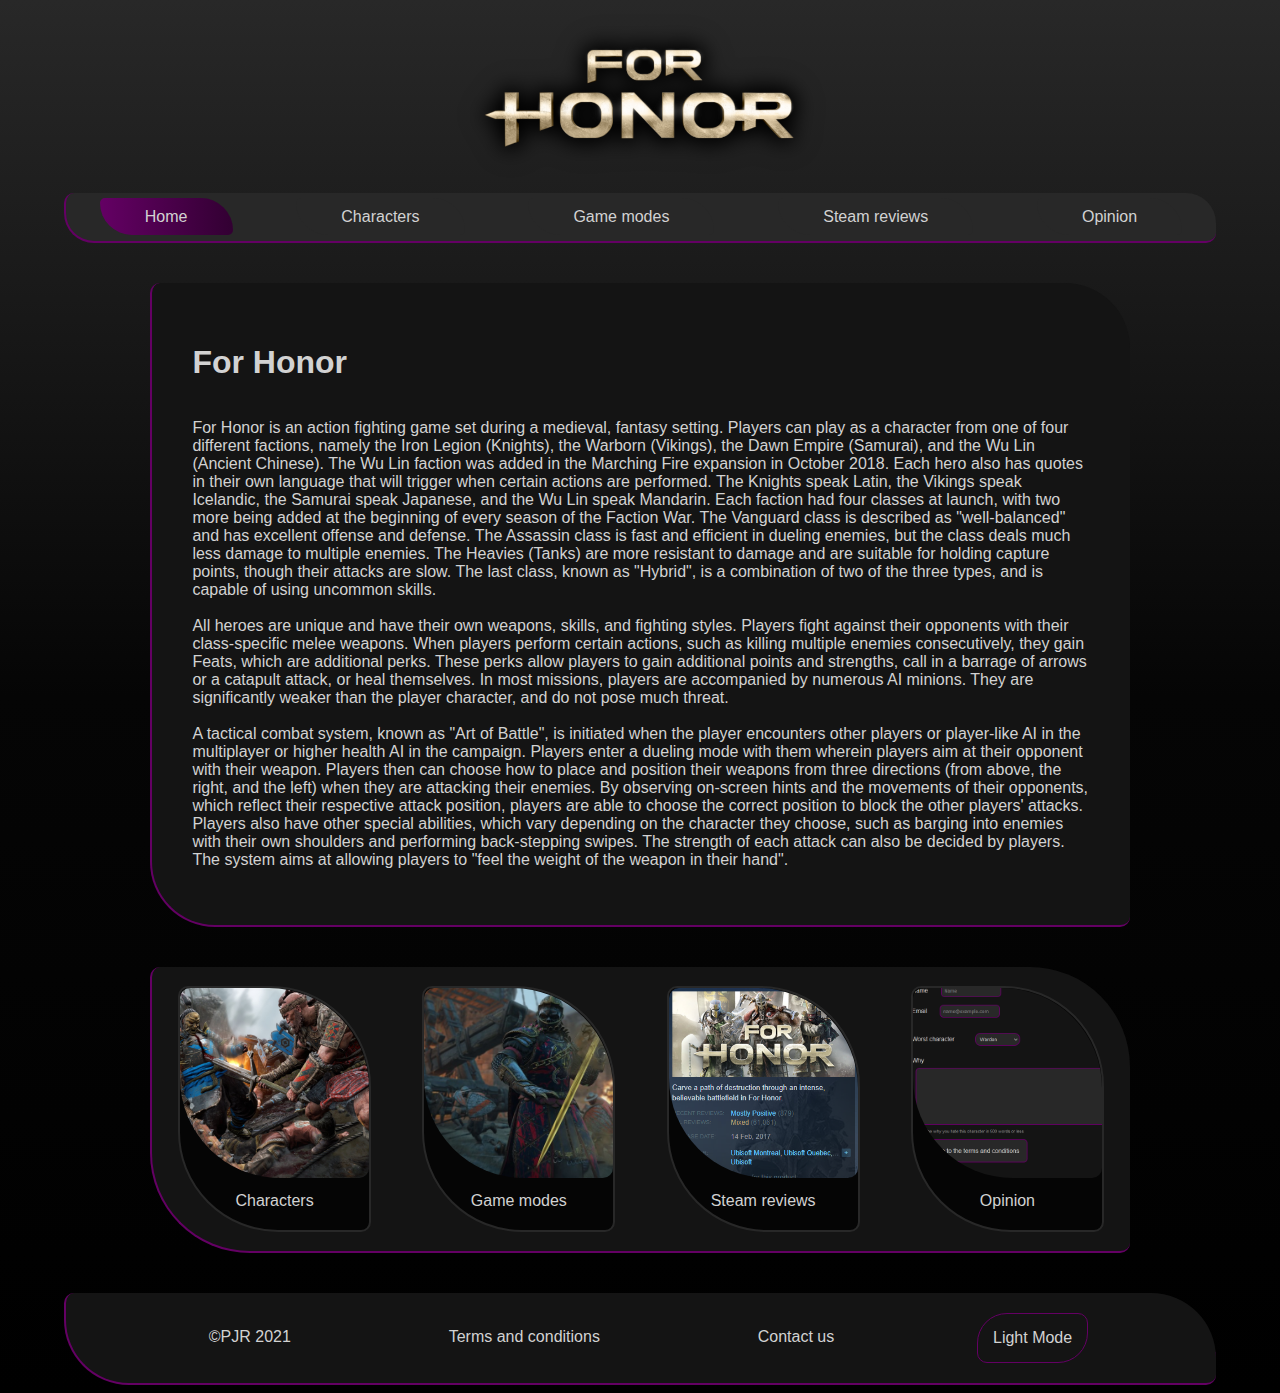
<file: index.html>
<!DOCTYPE html>
<html>
    <head>
        <title>For Honor</title>
        <meta charset="UTF-8">
        <meta http-equiv="Cache-control" content="no-cache">

        <link rel="icon" href="Images/ForHonorIcon.png">

        <link rel="stylesheet" href="styles.css">
        <link rel="stylesheet" href="colors.css" id="DarkMode">
        <link rel="stylesheet" href="colorsLight.css" id="LightMode" media="none">

        <script type="text/javascript" src="Script.js"></script>
    </head>
    <body>
        <h1 class="MainHeader">
            <a href="index.html">
                <img src="Images/ForHonorLogoHDActualPNG.png",
                alt="For Honor", class="MainHeader">
             </a>
        </h1>

        <nav>
        <ul class="NavBar">
            <li class="NavItem"><a href="index.html", class="NavLink", id="Active">Home</a></li>
            <li class="NavItem"><a href="CharactersV2.html", class="NavLink">Characters</a></li>
            <li class="NavItem"><a href="Gamemodes.html", class="NavLink">Game modes</a></li>
            <li class="NavItem"><a href="SteamReviews.html", class="NavLink">Steam reviews</a></li>
            <li class="NavItem"><a href="form.html", class="NavLink">Opinion</a></li>
        </ul>
        </nav>

        <div class="StandardDiv">
            <h1 class="StandardText">For Honor</h1>
        
            <p class="StandardText">
                For Honor is an action fighting game set during a medieval, fantasy setting. Players can play as a character from one of four different factions,
                namely the Iron Legion (Knights), the Warborn (Vikings), the Dawn Empire (Samurai), and the Wu Lin (Ancient Chinese). The Wu Lin faction was added 
                in the Marching Fire expansion in October 2018. Each hero also has quotes in their own language that will trigger when certain actions are performed. 
                The Knights speak Latin, the Vikings speak Icelandic, the Samurai speak Japanese, and the Wu Lin speak Mandarin. Each faction had four classes at 
                launch, with two more being added at the beginning of every season of the Faction War. The Vanguard class is described as "well-balanced" and has 
                excellent offense and defense. The Assassin class is fast and efficient in dueling enemies, but the class deals much less damage to multiple enemies. 
                The Heavies (Tanks) are more resistant to damage and are suitable for holding capture points, though their attacks are slow. The last class, known as 
                "Hybrid", is a combination of two of the three types, and is capable of using uncommon skills.

                <br/> <br/>

                All heroes are unique and have their own weapons, skills, and fighting styles. Players fight against their opponents with their class-specific melee 
                weapons. When players perform certain actions, such as killing multiple enemies consecutively, they gain Feats, which are additional perks. These perks 
                allow players to gain additional points and strengths, call in a barrage of arrows or a catapult attack, or heal themselves. In most missions, players 
                are accompanied by numerous AI minions. They are significantly weaker than the player character, and do not pose much threat.

                <br/> <br/>

                A tactical combat system, known as "Art of Battle", is initiated when the player encounters other players or player-like AI in the multiplayer or higher 
                health AI in the campaign. Players enter a dueling mode with them wherein players aim at their opponent with their weapon. Players then can choose how 
                to place and position their weapons from three directions (from above, the right, and the left) when they are attacking their enemies. By observing 
                on-screen hints and the movements of their opponents, which reflect their respective attack position, players are able to choose the correct position to 
                block the other players' attacks. Players also have other special abilities, which vary depending on the character they choose, such as barging into 
                enemies with their own shoulders and performing back-stepping swipes. The strength of each attack can also be decided by players. The system aims at 
                allowing players to "feel the weight of the weapon in their hand".
            </p>
        </div>

        <div class="GalleryDiv">
            <div class="responsive">
                <div class="gallery">
                    <a href="CharactersV2.html">
                        <img src="Images/ForHonorHighlanderShugoki1x1.png" alt="Release Characters" width="600" height="400">
                        <div class="desc">Characters</div> 
                    </a>
                </div>
            </div>

          <div class="responsive">
              <div class="gallery">
                  <a href="Gamemodes.html">
                      <img src="Images/ForHonorWarmonger1x1.png" alt="Game modes" width="600" height="400">
                      <div class="desc">Game modes</div>
                  </a>
              </div>
          </div>

          <div class="responsive">
              <div class="gallery">
                  <a href="SteamReviews.html">
                    <img src="Images/ForHonorReviews1x1.png" alt="Steam reviews" width="600" height="400">
                    <div class="desc">Steam reviews</div>
                  </a>
              </div>
          </div>

          <div class="responsive">
              <div class="gallery">
                  <a href="form.html">
                    <img src="Images/FormImage2.png" alt="Fill in your opinion" width="600" height="400">
                    <div class="desc">Opinion</div>
                  </a>
              </div>
          </div>

        </div>

    </body>
    <footer class="FooterDiv">
            <a class="FooterText" href="index.html">&#169;PJR 2021</a>
            <a class="FooterText" href="TermsAndConditions.html">Terms and conditions</a>
            <a class="FooterText" href="contact.html">Contact us</a>
            <button onclick="switchColors()" class="FooterText SwitchButton"><span id="FooterButtonID">Light Mode</span></button>
    </footer>
</html>
</file>
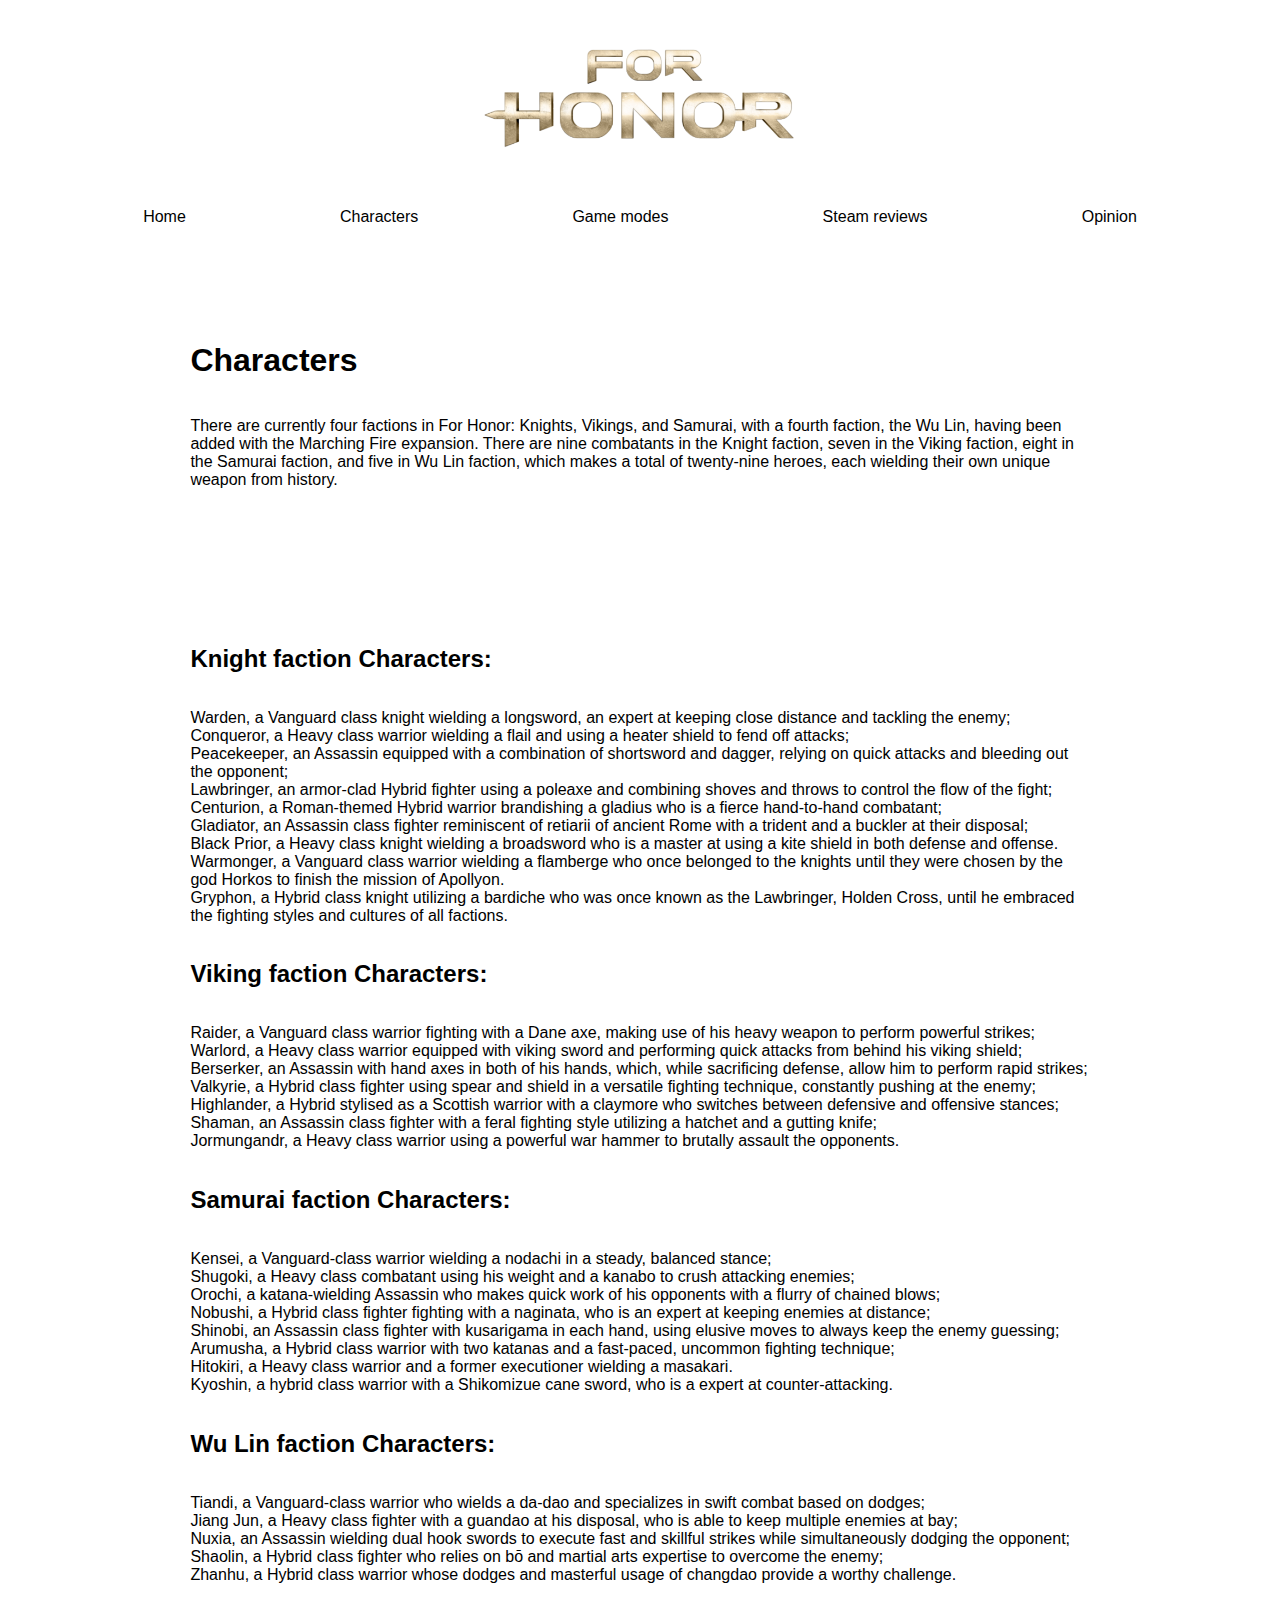
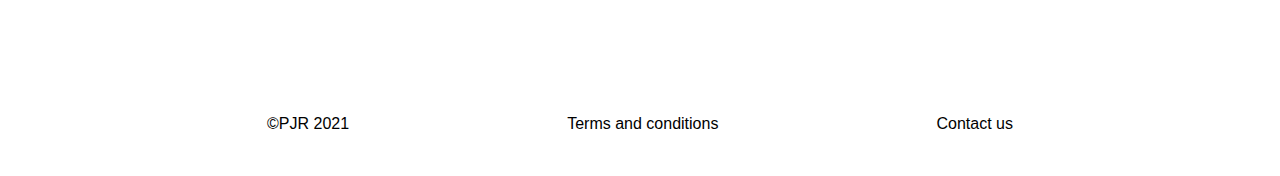
<file: Characters.html>
<!DOCTYPE html>
<html>
    <head>
        <title>Characters</title>
        <link rel="stylesheet" href="styles.css">
    </head>
    <body>
        <h1 class="MainHeader">
            <a href="index.html">
                <img src="Images/ForHonorLogoHDActualPNG.png",
                alt="For Honor", class="MainHeader">
             </a>
        </h1>

        <ul class="NavBar">
            <li class="NavItem"><a href="index.html", class="NavLink">Home</a></li>
            <li class="NavItem"><a href="Characters.html", class="NavLink", id="Active">Characters</a></li>
            <li class="NavItem"><a href="Gamemodes.html", class="NavLink">Game modes</a></li>
            <li class="NavItem"><a href="SteamReviews.html", class="NavLink">Steam reviews</a></li>
            <li class="NavItem"><a href="form.html", class="NavLink">Opinion</a></li>
        </ul>

        <div class="StandardDiv">
            <h1 class="StandardText">
                Characters
            </h1>
            <br/>
            <p class="StandardText">There are currently four factions in For Honor: Knights, Vikings, and Samurai, with a fourth faction, the Wu Lin, having been added with the Marching Fire expansion. There are nine combatants in the Knight faction, seven in the Viking faction, eight in the Samurai faction, and five in Wu Lin faction, which makes a total of twenty-nine heroes, each wielding their own unique weapon from history. </p>
                
        </div>

        <div class="StandardDiv">
            
                
                    <h2 class="StandardText">Knight faction Characters:</h2>
                <br/>
                        <p class="StandardText">
                        Warden, a Vanguard class knight wielding a longsword, an expert at keeping close distance and tackling the enemy; <br/>
                        Conqueror, a Heavy class warrior wielding a flail and using a heater shield to fend off attacks; <br/>
                        Peacekeeper, an Assassin equipped with a combination of shortsword and dagger, relying on quick attacks and bleeding out the opponent; <br/>
                        Lawbringer, an armor-clad Hybrid fighter using a poleaxe and combining shoves and throws to control the flow of the fight; <br/>
                        Centurion, a Roman-themed Hybrid warrior brandishing a gladius who is a fierce hand-to-hand combatant; <br/>
                        Gladiator, an Assassin class fighter reminiscent of retiarii of ancient Rome with a trident and a buckler at their disposal; <br/>
                        Black Prior, a Heavy class knight wielding a broadsword who is a master at using a kite shield in both defense and offense. <br/>
                        Warmonger, a Vanguard class warrior wielding a flamberge who once belonged to the knights until they were chosen by the god Horkos to finish the mission of Apollyon. <br/>
                        Gryphon, a Hybrid class knight utilizing a bardiche who was once known as the Lawbringer, Holden Cross, until he embraced the fighting styles and cultures of all factions. <br/>
                        </p>
                <br/>
                    <h2 class="StandardText">Viking faction Characters:</h2>
                <br/>
                        <p class="StandardText">
                        Raider, a Vanguard class warrior fighting with a Dane axe, making use of his heavy weapon to perform powerful strikes; <br/>
                        Warlord, a Heavy class warrior equipped with viking sword and performing quick attacks from behind his viking shield; <br/>
                        Berserker, an Assassin with hand axes in both of his hands, which, while sacrificing defense, allow him to perform rapid strikes; <br/>
                        Valkyrie, a Hybrid class fighter using spear and shield in a versatile fighting technique, constantly pushing at the enemy; <br/>
                        Highlander, a Hybrid stylised as a Scottish warrior with a claymore who switches between defensive and offensive stances; <br/>
                        Shaman, an Assassin class fighter with a feral fighting style utilizing a hatchet and a gutting knife; <br/>
                        Jormungandr, a Heavy class warrior using a powerful war hammer to brutally assault the opponents. <br/>
                        </p>
                <br/>
                    <h2 class="StandardText">Samurai faction Characters:</h2>
                <br/>
                        <p class="StandardText">
                        Kensei, a Vanguard-class warrior wielding a nodachi in a steady, balanced stance; <br/>
                        Shugoki, a Heavy class combatant using his weight and a kanabo to crush attacking enemies; <br/>
                        Orochi, a katana-wielding Assassin who makes quick work of his opponents with a flurry of chained blows; <br/>
                        Nobushi, a Hybrid class fighter fighting with a naginata, who is an expert at keeping enemies at distance; <br/>
                        Shinobi, an Assassin class fighter with kusarigama in each hand, using elusive moves to always keep the enemy guessing; <br/>
                        Arumusha, a Hybrid class warrior with two katanas and a fast-paced, uncommon fighting technique; <br/>
                        Hitokiri, a Heavy class warrior and a former executioner wielding a masakari. <br/>
                        Kyoshin, a hybrid class warrior with a Shikomizue cane sword, who is a expert at counter-attacking. <br/>
                        </p>
                <br/>
                    <h2 class="StandardText">Wu Lin faction Characters:</h2>
                <br/>
                        <p class="StandardText">
                        Tiandi, a Vanguard-class warrior who wields a da-dao and specializes in swift combat based on dodges; <br/>
                        Jiang Jun, a Heavy class fighter with a guandao at his disposal, who is able to keep multiple enemies at bay; <br/>
                        Nuxia, an Assassin wielding dual hook swords to execute fast and skillful strikes while simultaneously dodging the opponent; <br/>
                        Shaolin, a Hybrid class fighter who relies on b&#333; and martial arts expertise to overcome the enemy; <br/>
                        Zhanhu, a Hybrid class warrior whose dodges and masterful usage of changdao provide a worthy challenge. <br/>
                        </p>
            </p>
        </div>

    </body>
    <footer class="FooterDiv">
        <a class="FooterText" href="index.html">&#169;PJR 2021</a>
        <a class="FooterText" href="TermsAndConditions.html">Terms and conditions</a>
        <a class="FooterText" href="contact.html">Contact us</a>
    </footer>
</html>
</file>
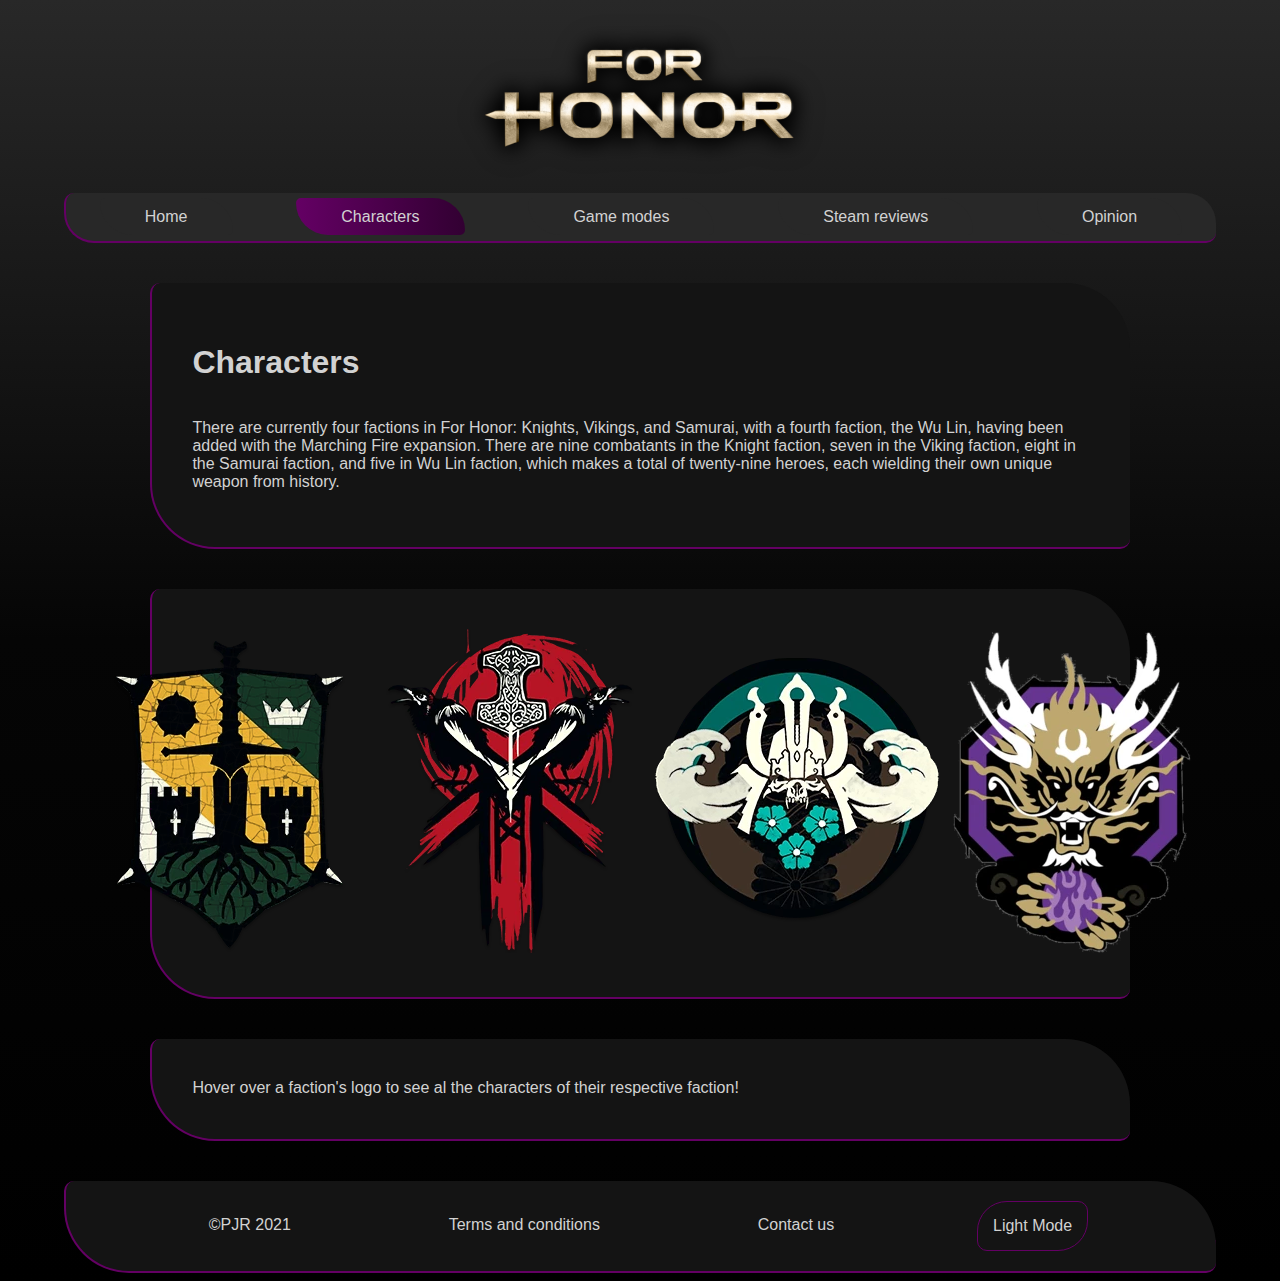
<file: CharactersV2.html>
<!DOCTYPE html>
<html>
    <head>
        <title>Characters</title>
        <meta charset="UTF-8">
        <meta http-equiv="Cache-control" content="no-cache">

        <link rel="icon" href="Images/ForHonorIcon.png">

        <link rel="stylesheet" href="styles.css">
        <link rel="stylesheet" href="colors.css" id="DarkMode">
        <link rel="stylesheet" href="colorsLight.css" id="LightMode" media="none">

        <script type="text/javascript" src="Script.js"></script>
    </head>
    <body>
        <h1 class="MainHeader">
            <a href="index.html">
                <img src="Images/ForHonorLogoHDActualPNG.png",
                alt="For Honor", class="MainHeader">
             </a>
             
        </h1>

        <nav>
        <ul class="NavBar">
            <li class="NavItem"><a href="index.html", class="NavLink">Home</a></li>
            <li class="NavItem"><a href="CharactersV2.html", class="NavLink", id="Active">Characters</a></li>
            <li class="NavItem"><a href="Gamemodes.html", class="NavLink">Game modes</a></li>
            <li class="NavItem"><a href="SteamReviews.html", class="NavLink">Steam reviews</a></li>
            <li class="NavItem"><a href="form.html", class="NavLink">Opinion</a></li>
            
        </ul>
        </nav>

        <div class="StandardDiv">
            <h1 class="StandardText">
                Characters
            </h1>

            <p class="StandardText">
                There are currently four factions in For Honor: Knights, Vikings, and Samurai, with a fourth faction, the Wu Lin, having been 
                added with the Marching Fire expansion. There are nine combatants in the Knight faction, seven in the Viking faction, eight in 
                the Samurai faction, and five in Wu Lin faction, which makes a total of twenty-nine heroes, each wielding their own unique weapon from history.
            </p>
        </div>


        <div class="StandardDiv" id="CharacterDiv2IGuess">

            
            <div class="CharacterDiv", id="KnightsDiv", onmouseover="HoverImageKnights(); reloadImages()">
                <img src="FactionImages/Knight_Symbol.png" alt="Knights Symbol" id="KnightsDivImage">
            </div>

            <div class="CharacterDiv", id="VikingsDiv", onmouseover="HoverImageVikings(); reloadImages()">
                <img src="FactionImages/Vikings_Symbol.png" alt="Knights Symbol" id="VikingsDivImage">
            </div>

            <div class="CharacterDiv", id="SamuraiDiv", onmouseover="HoverImageSamurai(); reloadImages()">
                <img src="FactionImages/Samurai_Symbol.png" alt="Knights Symbol" id="SamuraiDivImage">
            </div>

            <div class="CharacterDiv", id="WuLinDiv", onmouseover="HoverImageWuLin(); reloadImages()">
                <img src="FactionImages/WuLin_Symbol.png" alt="Knights Symbol" id="WuLinDivImage">
            </div>
            </div>

            <div class="StandardDiv" id="CV2DivTextDiv">
                
                <div class="CV2DivText" id="TemporaryText">
                    Hover over a faction's logo to see al the characters of their respective faction!
                </div>

                <div class="CV2DivText" id="KnightsDivText">
                    Warden, a Vanguard class knight wielding a longsword, an expert at keeping close distance and tackling the enemy; <br/><br/>
                    Conqueror, a Heavy class warrior wielding a flail and using a heater shield to fend off attacks; <br/><br/>
                    Peacekeeper, an Assassin equipped with a combination of shortsword and dagger, relying on quick attacks and bleeding out the opponent; <br/><br/>
                    Lawbringer, an armor-clad Hybrid fighter using a poleaxe and combining shoves and throws to control the flow of the fight; <br/><br/>
                    Centurion, a Roman-themed Hybrid warrior brandishing a gladius who is a fierce hand-to-hand combatant; <br/><br/>
                    Gladiator, an Assassin class fighter reminiscent of retiarii of ancient Rome with a trident and a buckler at their disposal; <br/><br/>
                    Black Prior, a Heavy class knight wielding a broadsword who is a master at using a kite shield in both defense and offense. <br/><br/>
                    Warmonger, a Vanguard class warrior wielding a flamberge who once belonged to the knights until they were chosen by the god Horkos to finish the mission of Apollyon. <br/><br/>
                    Gryphon, a Hybrid class knight utilizing a bardiche who was once known as the Lawbringer, Holden Cross, until he embraced the fighting styles and cultures of all factions. 
                </div>
            

            

                <div class="CV2DivText" id="VikingsDivText">
                    Raider, a Vanguard class warrior fighting with a Dane axe, making use of his heavy weapon to perform powerful strikes; <br/><br/>
                    Warlord, a Heavy class warrior equipped with viking sword and performing quick attacks from behind his viking shield; <br/><br/>
                    Berserker, an Assassin with hand axes in both of his hands, which, while sacrificing defense, allow him to perform rapid strikes; <br/><br/>
                    Valkyrie, a Hybrid class fighter using spear and shield in a versatile fighting technique, constantly pushing at the enemy; <br/><br/>
                    Highlander, a Hybrid stylised as a Scottish warrior with a claymore who switches between defensive and offensive stances; <br/><br/>
                    Shaman, an Assassin class fighter with a feral fighting style utilizing a hatchet and a gutting knife; <br/><br/>
                    Jormungandr, a Heavy class warrior using a powerful war hammer to brutally assault the opponents.
                </div>
                
            

            

                <div class="CV2DivText" id="SamuraiDivText">
                    Kensei, a Vanguard-class warrior wielding a nodachi in a steady, balanced stance; <br/><br/>
                    Shugoki, a Heavy class combatant using his weight and a kanabo to crush attacking enemies; <br/><br/>
                    Orochi, a katana-wielding Assassin who makes quick work of his opponents with a flurry of chained blows; <br/><br/>
                    Nobushi, a Hybrid class fighter fighting with a naginata, who is an expert at keeping enemies at distance; <br/><br/>
                    Shinobi, an Assassin class fighter with kusarigama in each hand, using elusive moves to always keep the enemy guessing; <br/><br/>
                    Arumusha, a Hybrid class warrior with two katanas and a fast-paced, uncommon fighting technique; <br/><br/>
                    Hitokiri, a Heavy class warrior and a former executioner wielding a masakari. <br/><br/>
                    Kyoshin, a hybrid class warrior with a Shikomizue cane sword, who is a expert at counter-attacking.
                </div>
            

            

                <div class="CV2DivText" id="WuLinDivText">
                    Tiandi, a Vanguard-class warrior who wields a da-dao and specializes in swift combat based on dodges; <br/><br/>
                    Jiang Jun, a Heavy class fighter with a guandao at his disposal, who is able to keep multiple enemies at bay; <br/><br/>
                    Nuxia, an Assassin wielding dual hook swords to execute fast and skillful strikes while simultaneously dodging the opponent; <br/><br/>
                    Shaolin, a Hybrid class fighter who relies on b&#333; and martial arts expertise to overcome the enemy; <br/><br/>
                    Zhanhu, a Hybrid class warrior whose dodges and masterful usage of changdao provide a worthy challenge. 
                </div>
            

        </div>

    </body>
    <footer class="FooterDiv">
        <a class="FooterText" href="index.html">&#169;PJR 2021</a>
        <a class="FooterText" href="TermsAndConditions.html">Terms and conditions</a>
        <a class="FooterText" href="contact.html">Contact us</a>
        <button onclick="switchColors()" class="FooterText SwitchButton"><span id="FooterButtonID">Light Mode</span></button>
    </footer>
</html>
</file>
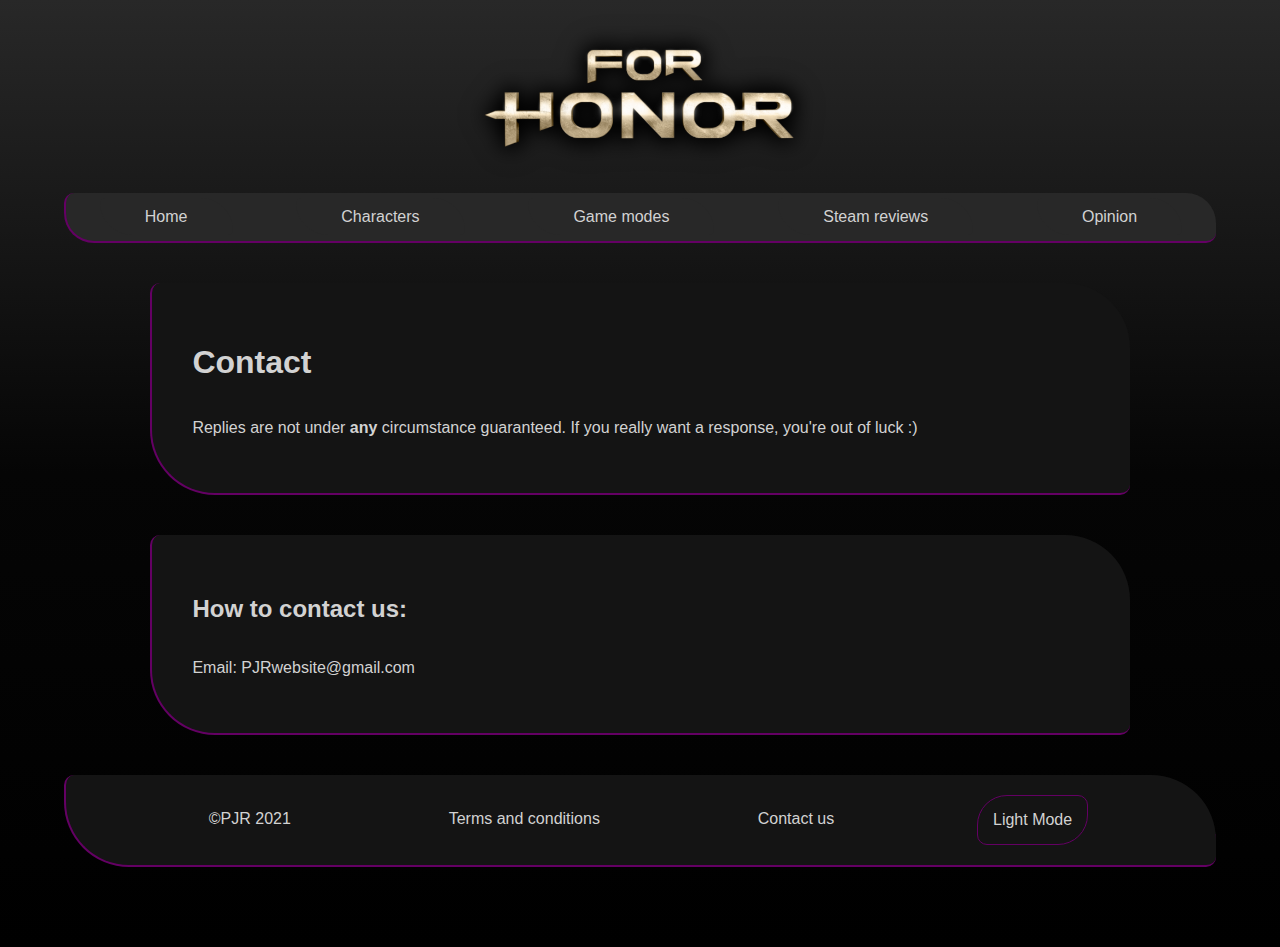
<file: contact.html>
<!DOCTYPE html>
<html>
    <head>
        <title>Contact</title>
        <meta charset="UTF-8">
        <meta http-equiv="Cache-control" content="no-cache">

        <link rel="icon" href="Images/ForHonorIcon.png">

        <link rel="stylesheet" href="styles.css">
        <link rel="stylesheet" href="colors.css" id="DarkMode">
        <link rel="stylesheet" href="colorsLight.css" id="LightMode" media="none">

        <script type="text/javascript" src="Script.js"></script>
    </head>
    <body>
        <h1 class="MainHeader">
            <a href="index.html">
                <img src="Images/ForHonorLogoHDActualPNG.png",
                alt="For Honor", class="MainHeader">
             </a>
        </h1>

        <nav>
        <ul class="NavBar">
            <li class="NavItem"><a href="index.html", class="NavLink">Home</a></li>
            <li class="NavItem"><a href="CharactersV2.html", class="NavLink">Characters</a></li>
            <li class="NavItem"><a href="Gamemodes.html", class="NavLink">Game modes</a></li>
            <li class="NavItem"><a href="SteamReviews.html", class="NavLink">Steam reviews</a></li>
            <li class="NavItem"><a href="form.html", class="NavLink">Opinion</a></li>
            
        </ul>
        </nav>

        <div class="StandardDiv">
            <h1 class="StandardText">Contact</h1>
            <p class="StandardText">Replies are not under <strong>any</strong> circumstance guaranteed. If you really want a response, you're out of luck :)</p>
        </div>

        <div class="StandardDiv">
            <h2 class="StandardText">
                How to contact us:
            </h2>
            <p class="StandardText">
                Email: PJRwebsite@gmail.com
            </p>
        </div>


    </body>
    <footer class="FooterDiv">
        <a class="FooterText" href="index.html">&#169;PJR 2021</a>
        <a class="FooterText" href="TermsAndConditions.html">Terms and conditions</a>
        <a class="FooterText" href="contact.html">Contact us</a>
        <button onclick="switchColors()" class="FooterText SwitchButton"><span id="FooterButtonID">Light Mode</span></button>
    </footer>
</html>
</file>
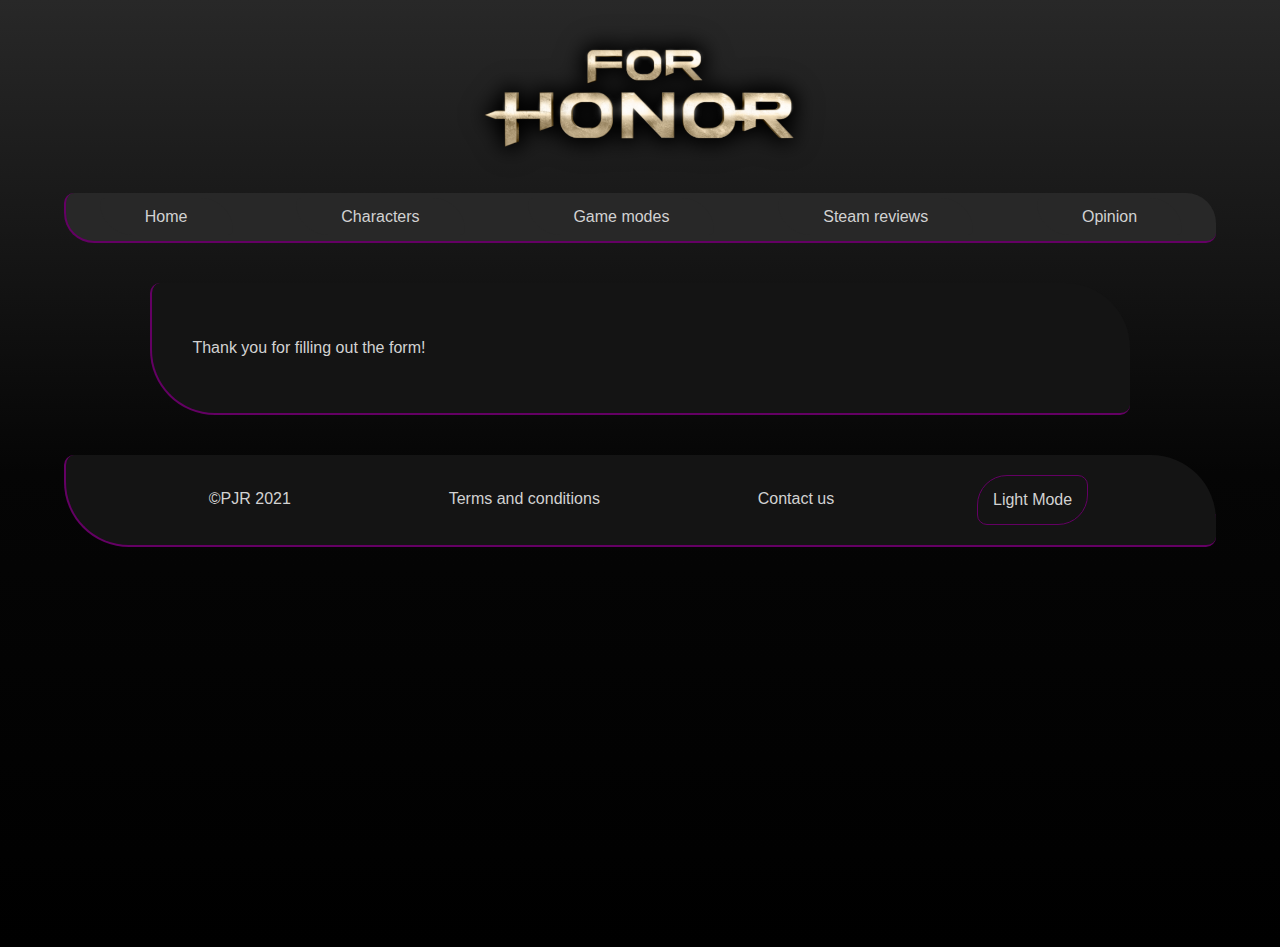
<file: FilledOutForm.html>
<!DOCTYPE html>
<html>
    <head>
        <title>Thank you!</title>
        <meta charset="UTF-8">
        <meta http-equiv="Cache-control" content="no-cache">

        <link rel="icon" href="Images/ForHonorIcon.png">

        <link rel="stylesheet" href="styles.css">
        <link rel="stylesheet" href="colors.css" id="DarkMode">
        <link rel="stylesheet" href="colorsLight.css" id="LightMode" media="none">

        <script type="text/javascript" src="Script.js"></script>
    </head>
    <body>
        <h1 class="MainHeader">
            <a href="index.html">
                <img src="Images/ForHonorLogoHDActualPNG.png",
                alt="For Honor", class="MainHeader">
             </a>
        </h1>

        <nav>
        <ul class="NavBar">
            <li class="NavItem"><a href="index.html", class="NavLink"">Home</a></li>
            <li class="NavItem"><a href="CharactersV2.html", class="NavLink">Characters</a></li>
            <li class="NavItem"><a href="Gamemodes.html", class="NavLink">Game modes</a></li>
            <li class="NavItem"><a href="SteamReviews.html", class="NavLink">Steam reviews</a></li>
            <li class="NavItem"><a href="form.html", class="NavLink">Opinion</a></li>
        </ul>
        </nav>

        <div class="StandardDiv">
            <p class="StandardText">
                Thank you for filling out the form!
            </p>
        </div>

    </body>
    <footer class="FooterDiv">
        <a class="FooterText" href="index.html">&#169;PJR 2021</a>
        <a class="FooterText" href="TermsAndConditions.html">Terms and conditions</a>
        <a class="FooterText" href="contact.html">Contact us</a>
        <button onclick="switchColors()" class="FooterText SwitchButton"><span id="FooterButtonID">Light Mode</span></button>
    </footer>
</html>
</file>
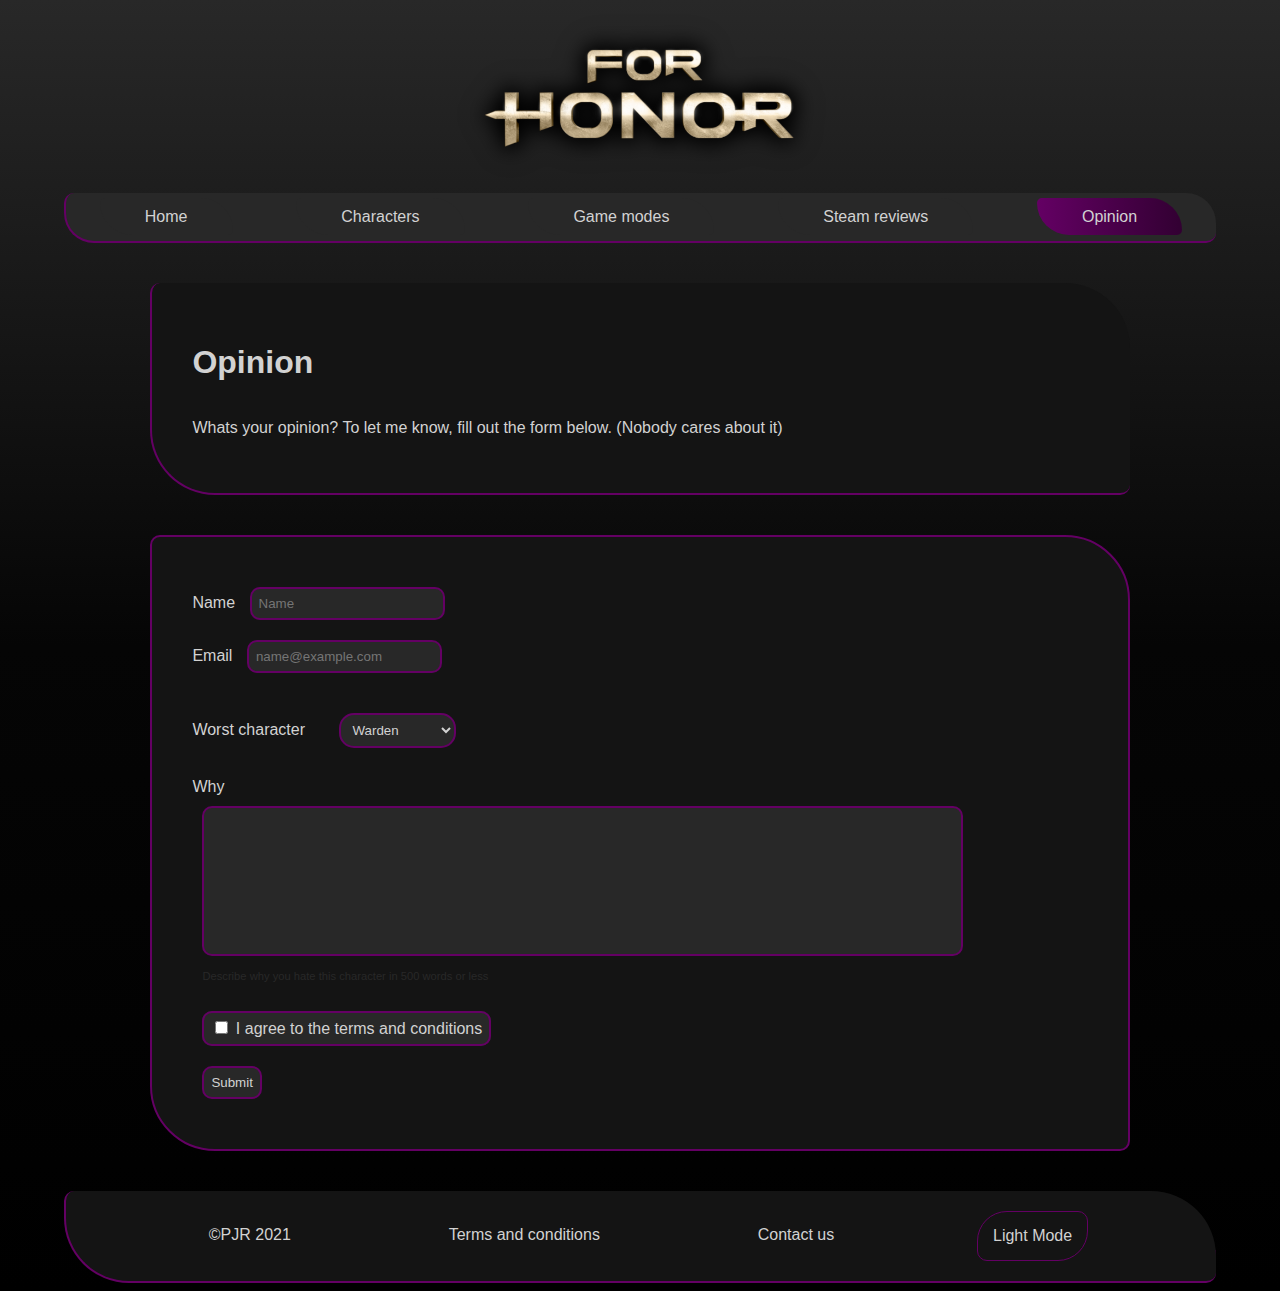
<file: form.html>
<!DOCTYPE html>
<html>
    <head>
        <title>Opinion</title>
        <meta charset="UTF-8">
        <meta http-equiv="Cache-control" content="no-cache">

        <link rel="icon" href="Images/ForHonorIcon.png">

        <link rel="stylesheet" href="styles.css">
        <link rel="stylesheet" href="colors.css" id="DarkMode">
        <link rel="stylesheet" href="colorsLight.css" id="LightMode" media="none">

        <script type="text/javascript" src="Script.js"></script>
    </head>
    <body>
        <h1 class="MainHeader">
            <a href="index.html">
                <img src="Images/ForHonorLogoHDActualPNG.png",
                alt="For Honor", class="MainHeader">
            </a>
        </h1>

        
        <ul class="NavBar">
            <li class="NavItem"><a href="index.html", class="NavLink">Home</a></li>
            <li class="NavItem"><a href="CharactersV2.html", class="NavLink">Characters</a></li>
            <li class="NavItem"><a href="Gamemodes.html", class="NavLink">Game modes</a></li>
            <li class="NavItem"><a href="SteamReviews.html", class="NavLink">Steam reviews</a></li>
            <li class="NavItem"><a href="form.html", class="NavLink", id="Active">Opinion</a></li>
        </ul>

        <div class="StandardDiv">
            <h1 class="StandardText">
                Opinion
            </h1>
            <br/>
            <p class="StandardText">
                Whats your opinion? To let me know, fill out the form below. (Nobody cares about it)
            </p>
        </div>

        <div class="StandardDiv FormRow">
            <form action="FilledOutForm.html", method="GET", class="FormTag">

                
                    
                    <!---Name--->
                    <div class="FormRowField">
                    <label for="FullName">Name</label>
                    <input  id="FullName", 
                            name="FullName", 
                            type="text",
                            placeholder="Name"
                            required
                    />
                    <br/>
                    </div>


                    <!---email--->
                    <div class="FormRowField">
                    <label for="Email">Email</label>
                    <input  id="Email",
                            name="Email",
                            type="email"
                            placeholder="name@example.com"
                            required
                    />
                    <br/>
                    </div>

                    <!---selector--->
                    <div class="FormRowField">
                        <label for="Worst-character">Worst character</label>
                            <select id="Worst-character" name="Worst-character" required>
                                <option value="Warden">Warden</option>
                                <option value="Peacekeeper">Peacekeeper</option>
                                <option value="Centurion">Centurion</option>
                                <option value="Black Prior">Black Prior</option>
                                <option value="Conquerer">Conquerer</option>
                                <option value="Lawbringer">Lawbringer</option>
                                <option value="Warmonger">Warmonger</option>
                                <option value="Gryphon">Gryphon</option>
                                <option value="Raider">Raider</option>
                                <option value="Warlord">Warlord</option>
                                <option value="Berserker">Berserker</option>
                                <option value="Valkyrie">Valkyrie</option>
                                <option value="Highlander">Highlander</option>
                                <option value="Shaman">Shaman</option>
                                <option value="Jormungandr">Jormungandr</option>
                                <option value="Kensei">Kensei</option>
                                <option value="Shugoki">Shugoki</option>
                                <option value="Orochi">Orochi</option>
                                <option value="Nobushi">Nobushi</option>
                                <option value="Shinobi">Shinobi</option>
                                <option value="Aramusha">Aramusha</option>
                                <option value="Hitokiri">Hitokiri</option>
                                <option value="Kyoshin">Kyoshin</option>
                                <option value="Tiandi">Tiandi</option>
                                <option value="Jiang Jun">Jiang Jun</option>
                                <option value="Nuxia">Nuxia</option>
                                <option value="Shaolin">Shaolin</option>
                                <option value="Zhanhu">Zhanhu</option>
                            </select>
                            
                    </div>

                    <!---text area--->
                    <div class="FormRowField">
                        <label id="TextAreaWhyText" for="Why">Why</label>
                        <br/>
                        <textarea id="Why", name="Why", maxlength="500"></textarea>
                        <div class="TextAreaInstructions">Describe why you hate this character in 500 words or less</div>
                    </div>
                    <br/>
                    <br/>

                    <!---Submit Confimation--->
                    <div class="FormRowField">
                        <label class="ConfirmButton" for="Confirm" id="WhyWontThisThingListenToMeJustHaveTheCorrectF_ckingMarginThankYou">
                                <input  id="Confirm"
                                         name="Confirm"
                                        type="checkbox"
                                        value="IsConfirmed"
                                        required
                                />
                            <span>I agree to the terms and conditions</span>
                        </label>
                        <br/>
                    </div>
                    <br/>    

                    <!---Submit button--->
                    <div>
                        <a location.href="FilledOutForm.html">
                            <button type=submit, name="SubmitButton" , class="SubmitButton">
                                Submit
                            </button>
                        </a>
                    </div>


                
            </form>
        </div>
    </body>
    <footer class="FooterDiv">
        <a class="FooterText" href="index.html">&#169;PJR 2021</a>
        <a class="FooterText" href="TermsAndConditions.html">Terms and conditions</a>
        <a class="FooterText" href="contact.html">Contact us</a>
        <button onclick="switchColors()" class="FooterText SwitchButton"><span id="FooterButtonID">Light Mode</span></button>
    </footer>
</html>
</file>
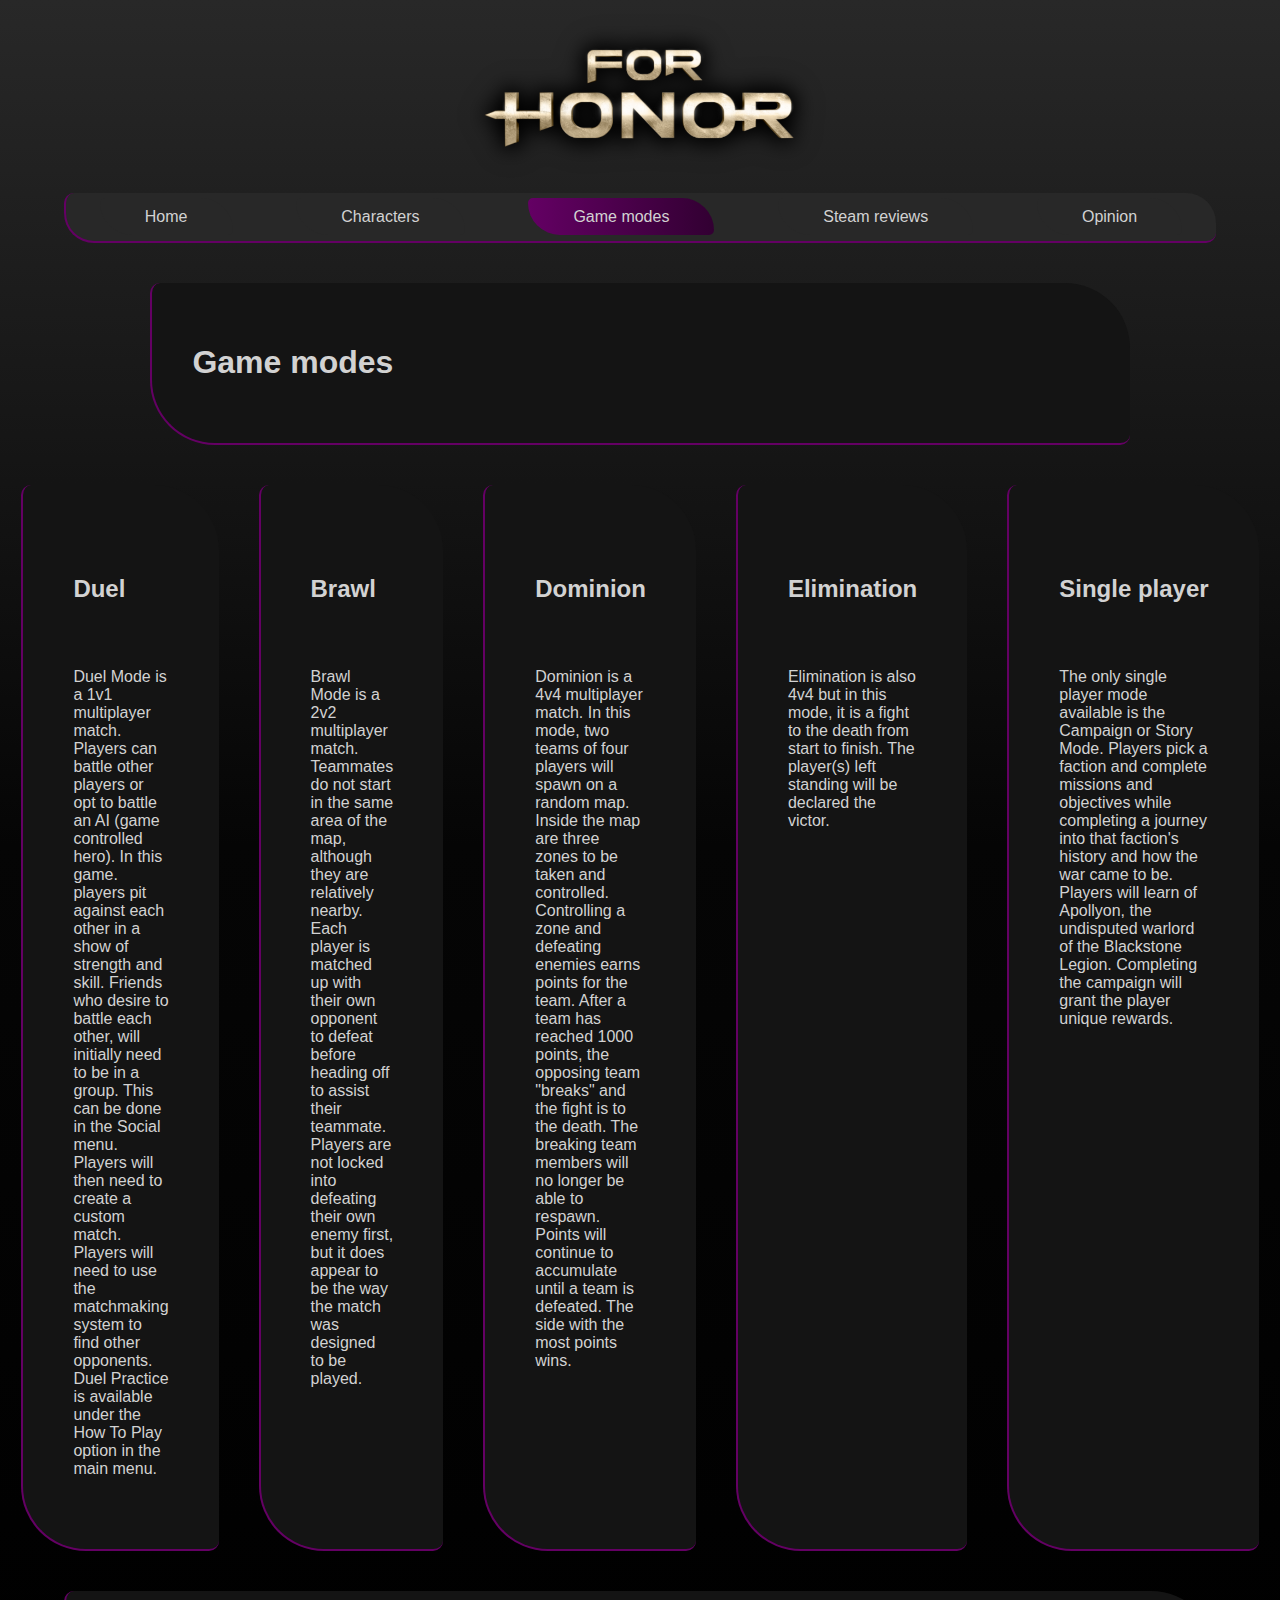
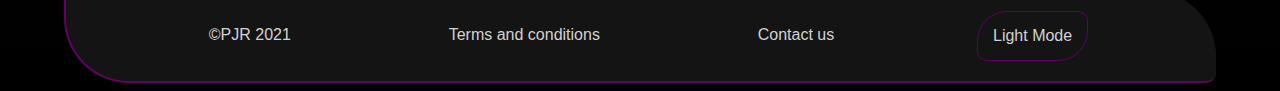
<file: Gamemodes.html>
<!DOCTYPE html>
<html>
    <head>
        <title>Gamemodes</title>
        <meta charset="UTF-8">
        <meta http-equiv="Cache-control" content="no-cache">

        <link rel="icon" href="Images/ForHonorIcon.png">

        <link rel="stylesheet" href="styles.css">
        <link rel="stylesheet" href="colors.css" id="DarkMode">
        <link rel="stylesheet" href="colorsLight.css" id="LightMode" media="none">

        <script type="text/javascript" src="Script.js"></script>
    </head>
    <body>
        <h1 class="MainHeader">
            <a href="index.html">
                <img src="Images/ForHonorLogoHDActualPNG.png",
                alt="For Honor", class="MainHeader">
             </a>
        </h1>

        <nav>
        <ul class="NavBar">
            <li class="NavItem"><a href="index.html", class="NavLink">Home</a></li>
            <li class="NavItem"><a href="CharactersV2.html", class="NavLink">Characters</a></li>
            <li class="NavItem"><a href="Gamemodes.html", class="NavLink", id="Active">Game modes</a></li>
            <li class="NavItem"><a href="SteamReviews.html", class="NavLink">Steam reviews</a></li>
            <li class="NavItem"><a href="form.html", class="NavLink">Opinion</a></li>
        </ul>
        </nav>

        <div class="StandardDiv">
            <h1 class="StandardText">
                Game modes
            </h1>
        </div>


        <div class="GamemodesDiv">

                <div class="StandardDiv GamemodesDivInner">
                    <h2 class="StandardText GamemodesH" id="DuelH">
                        Duel
                    </h2>
                
                    <p class="StandardText GamemodesT" id="DuelT">
                        Duel Mode is a 1v1 multiplayer match. Players can battle other players or opt to battle an AI (game controlled hero). In this game. players pit against each other in a show of strength and skill. Friends who desire to battle each other, will initially need to be in a group. This can be done in the Social menu. Players will then need to create a custom match. Players will need to use the matchmaking system to find other opponents. Duel Practice is available under the How To Play option in the main menu.    
                    </p>
                </div>

                <div class="StandardDiv GamemodesDivInner">
                    <h2 class="StandardText GamemodesH" id="BrawlH">
                        Brawl
                    </h2>
                
                    <p class="StandardText GamemodesT" id="BrawlT">
                        Brawl Mode is a 2v2 multiplayer match. Teammates do not start in the same area of the map, although they are relatively nearby. Each player is matched up with their own opponent to defeat before heading off to assist their teammate. Players are not locked into defeating their own enemy first, but it does appear to be the way the match was designed to be played.  
                    </p>
                </div>

                <div class="StandardDiv GamemodesDivInner">
                    <h2 class="StandardText GamemodesH" id="DominionH"> 
                        Dominion
                    </h2>
                
                    <p class="StandardText GamemodesT" id="DominionT">
                        Dominion is a 4v4 multiplayer match. In this mode, two teams of four players will spawn on a random map. Inside the map are three zones to be taken and controlled. Controlling a zone and defeating enemies earns points for the team. After a team has reached 1000 points, the opposing team "breaks" and the fight is to the death. The breaking team members will no longer be able to respawn. Points will continue to accumulate until a team is defeated. The side with the most points wins. 
                    </p>
                </div>

                <div class="StandardDiv GamemodesDivInner">
                    <h2 class="StandardText GamemodesH" id="EliminationH">
                        Elimination
                    </h2>
                
                    <p class="StandardText GamemodesT" id="EliminationT">
                        Elimination is also 4v4 but in this mode, it is a fight to the death from start to finish. The player(s) left standing will be declared the victor. 
                    </p>
                </div>

                <div class="StandardDiv GamemodesDivInner">
                    <h2 class="StandardText GamemodesH" id="SingleplayerH">
                        Single player
                    </h2>
                
                    <p class="StandardText GamemodesT" id="SingleplayerT">
                        The only single player mode available is the Campaign or Story Mode. Players pick a faction and complete missions and objectives while completing a journey into that faction's history and how the war came to be. Players will learn of Apollyon, the undisputed warlord of the Blackstone Legion. Completing the campaign will grant the player unique rewards.   
                    </p>
                </div>
            
        </div>

    </body>
    <footer class="FooterDiv">
        <a class="FooterText" href="index.html">&#169;PJR 2021</a>
        <a class="FooterText" href="TermsAndConditions.html">Terms and conditions</a>
        <a class="FooterText" href="contact.html">Contact us</a>
        <button onclick="switchColors()" class="FooterText SwitchButton"><span id="FooterButtonID">Light Mode</span></button>
    </footer>
</html>
</file>
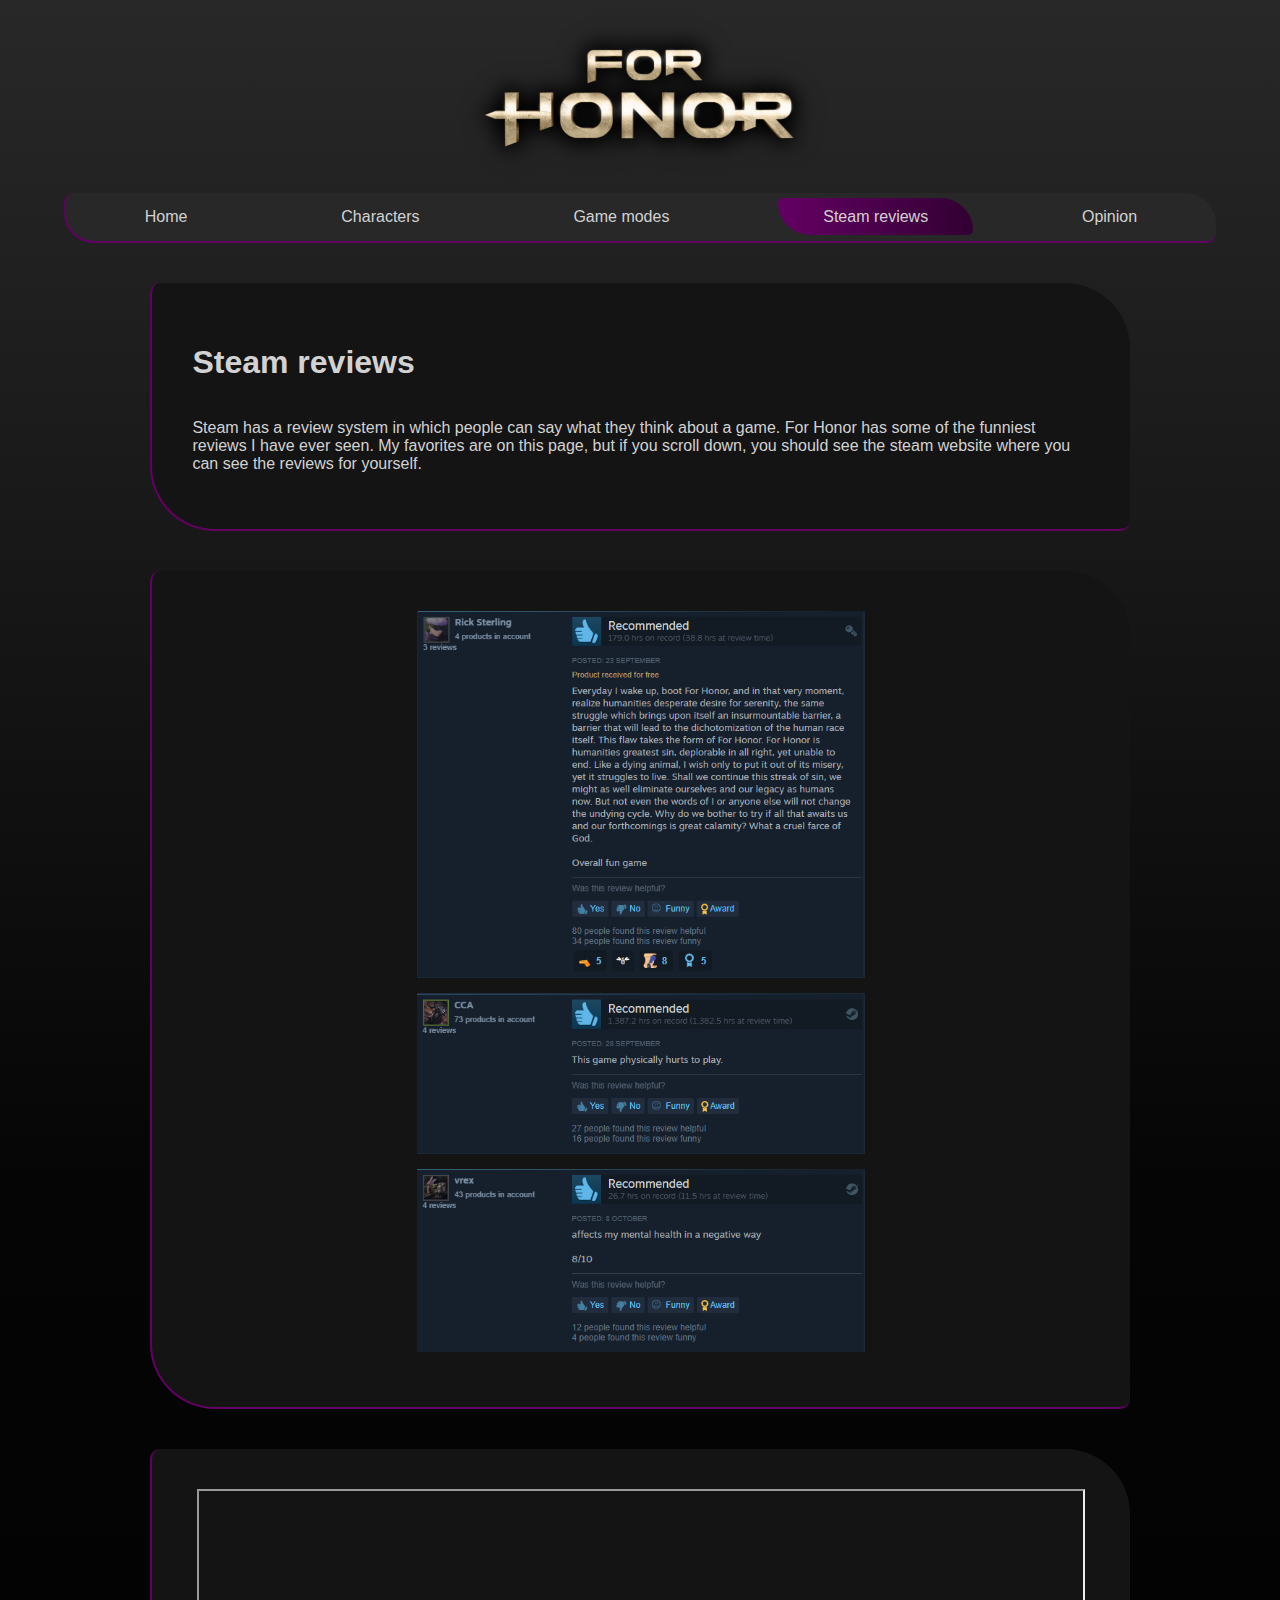
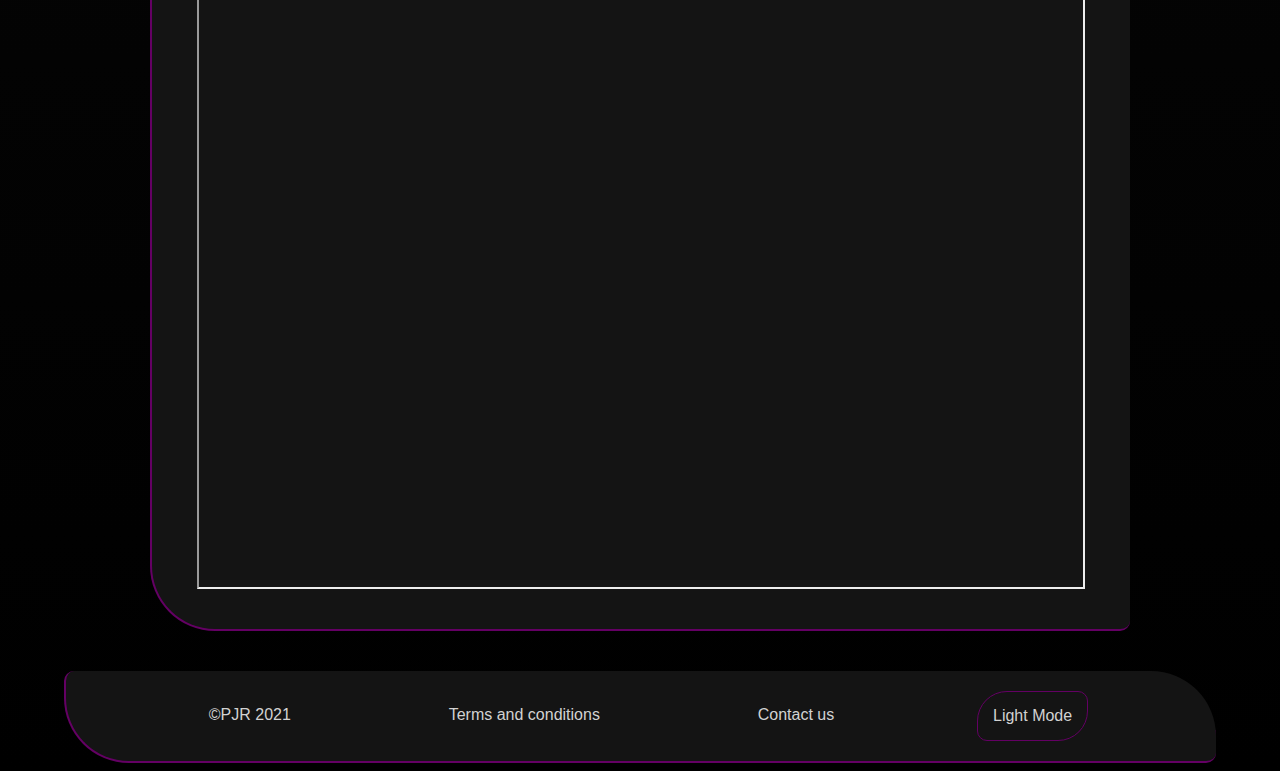
<file: SteamReviews.html>
<!DOCTYPE html>
<html>
    <head>
        <title>Steam reviews</title>
        <meta charset="UTF-8">
        <meta http-equiv="Cache-control" content="no-cache">

        <link rel="icon" href="Images/ForHonorIcon.png">

        <link rel="stylesheet" href="styles.css">
        <link rel="stylesheet" href="colors.css" id="DarkMode">
        <link rel="stylesheet" href="colorsLight.css" id="LightMode" media="none">

        <script type="text/javascript" src="Script.js"></script>
    </head>
    <body>
        <h1 class="MainHeader">
            <a href="index.html">
                <img src="Images/ForHonorLogoHDActualPNG.png",
                alt="For Honor", class="MainHeader">
             </a>
        </h1>

        <nav>
        <ul class="NavBar">
            <li class="NavItem"><a href="index.html", class="NavLink">Home</a></li>
            <li class="NavItem"><a href="CharactersV2.html", class="NavLink">Characters</a></li>
            <li class="NavItem"><a href="Gamemodes.html", class="NavLink">Game modes</a></li>
            <li class="NavItem"><a href="SteamReviews.html", class="NavLink", id="Active">Steam reviews</a></li>
            <li class="NavItem"><a href="form.html", class="NavLink">Opinion</a></li>
            
        </ul>
        </nav>

        <div class="StandardDiv">
            <h1 class="StandardText">
                Steam reviews
            </h1>
            <p class="StandardText">
                Steam has a review system in which people can say what they think about a game. For Honor has some of the funniest reviews I have ever seen. My favorites are on this page, but if you scroll down, you should see the steam website where you can see the reviews for yourself.
            </p>
        </div>

        <div class="StandardDiv">
            <img class="SteamReviewsImage", alt="A review on steam, probably a funny one", src="SteamReviews/Screenshot_1.png">
            <img class="SteamReviewsImage", alt="A review on steam, probably a funny one", src="SteamReviews/Screenshot_2.png">
            <img class="SteamReviewsImage", alt="A review on steam, probably a funny one", src="SteamReviews/Screenshot_3.png">
        </div>

        <div class="StandardDiv">
            <iframe src="https://store.steampowered.com/app/304390/FOR_HONOR/#app_reviews_hash" title="Steam website review page" class="SteamIFrame">
            </iframe>
        </div>

    </body>
    <footer class="FooterDiv">
        <a class="FooterText" href="index.html">&#169;PJR 2021</a>
        <a class="FooterText" href="TermsAndConditions.html">Terms and conditions</a>
        <a class="FooterText" href="contact.html">Contact us</a>
        <button onclick="switchColors()" class="FooterText SwitchButton"><span id="FooterButtonID">Light Mode</span></button>
    </footer>
</html>
</file>
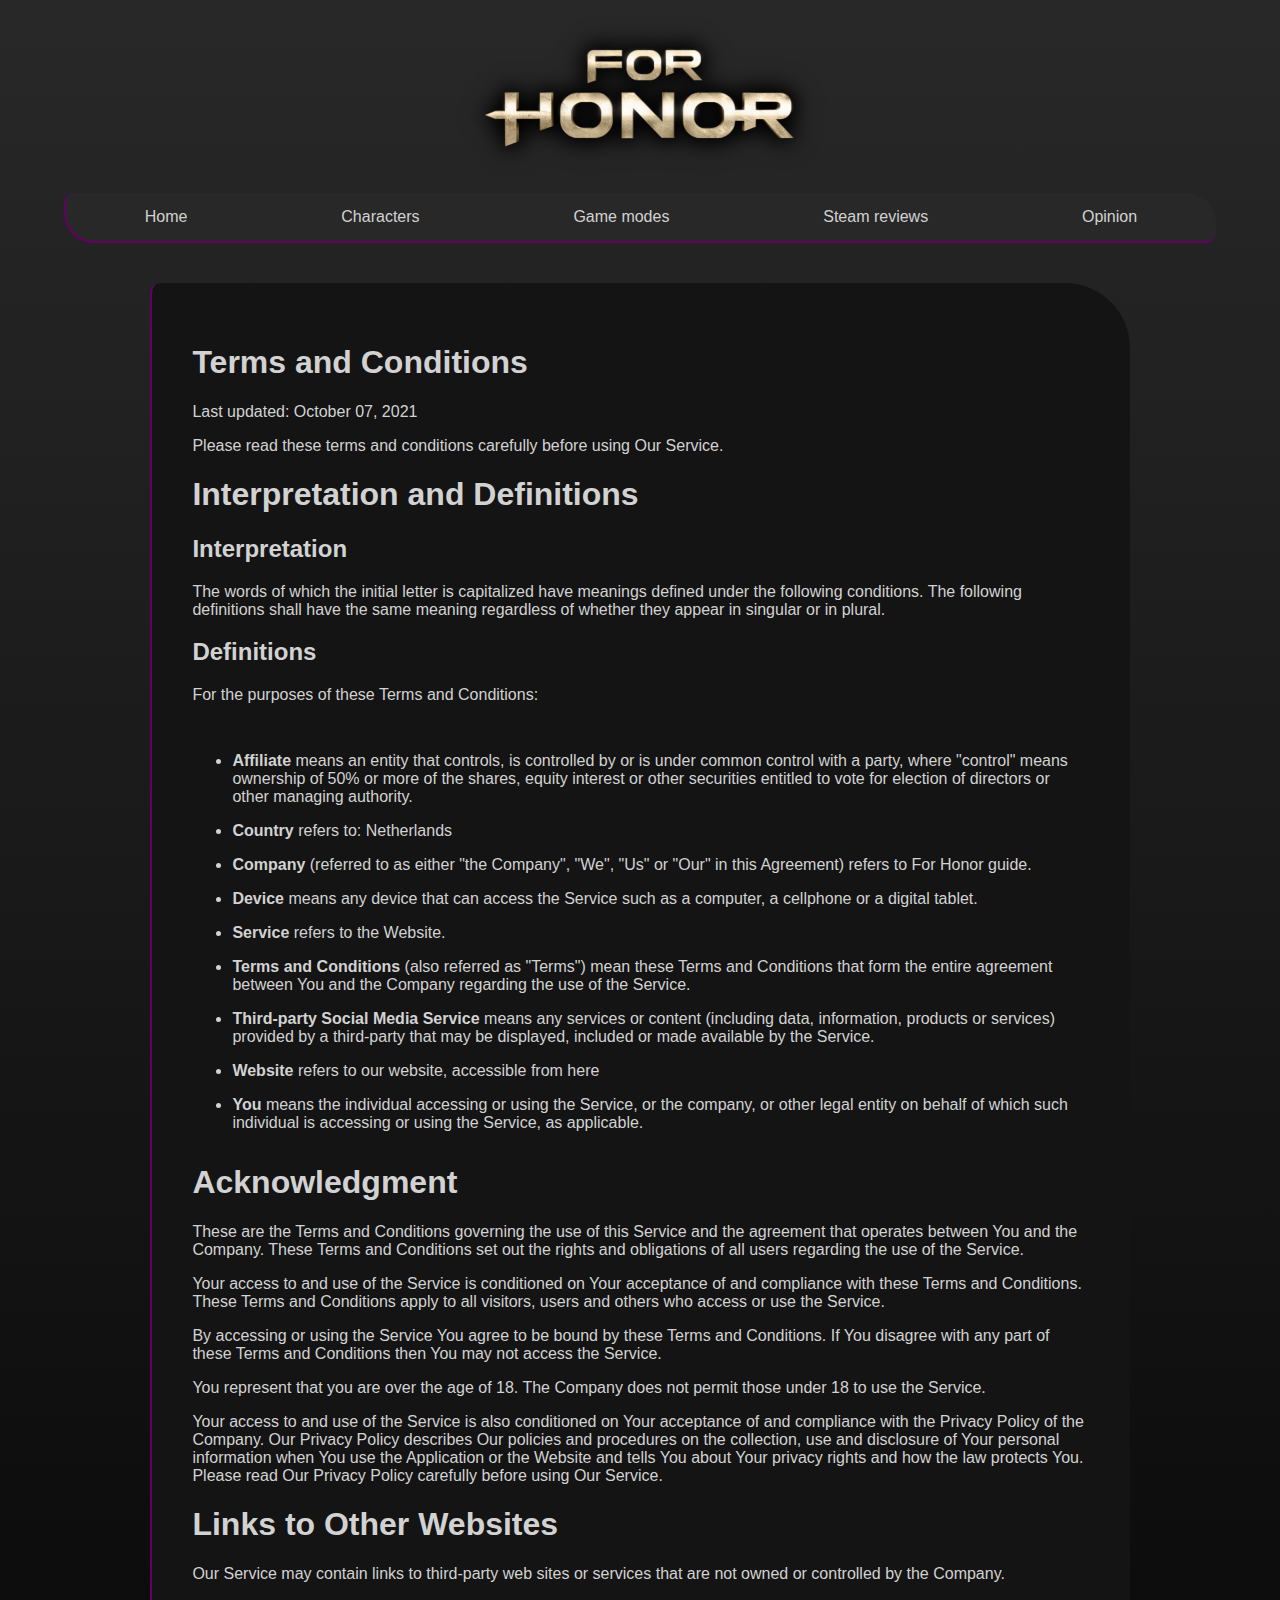
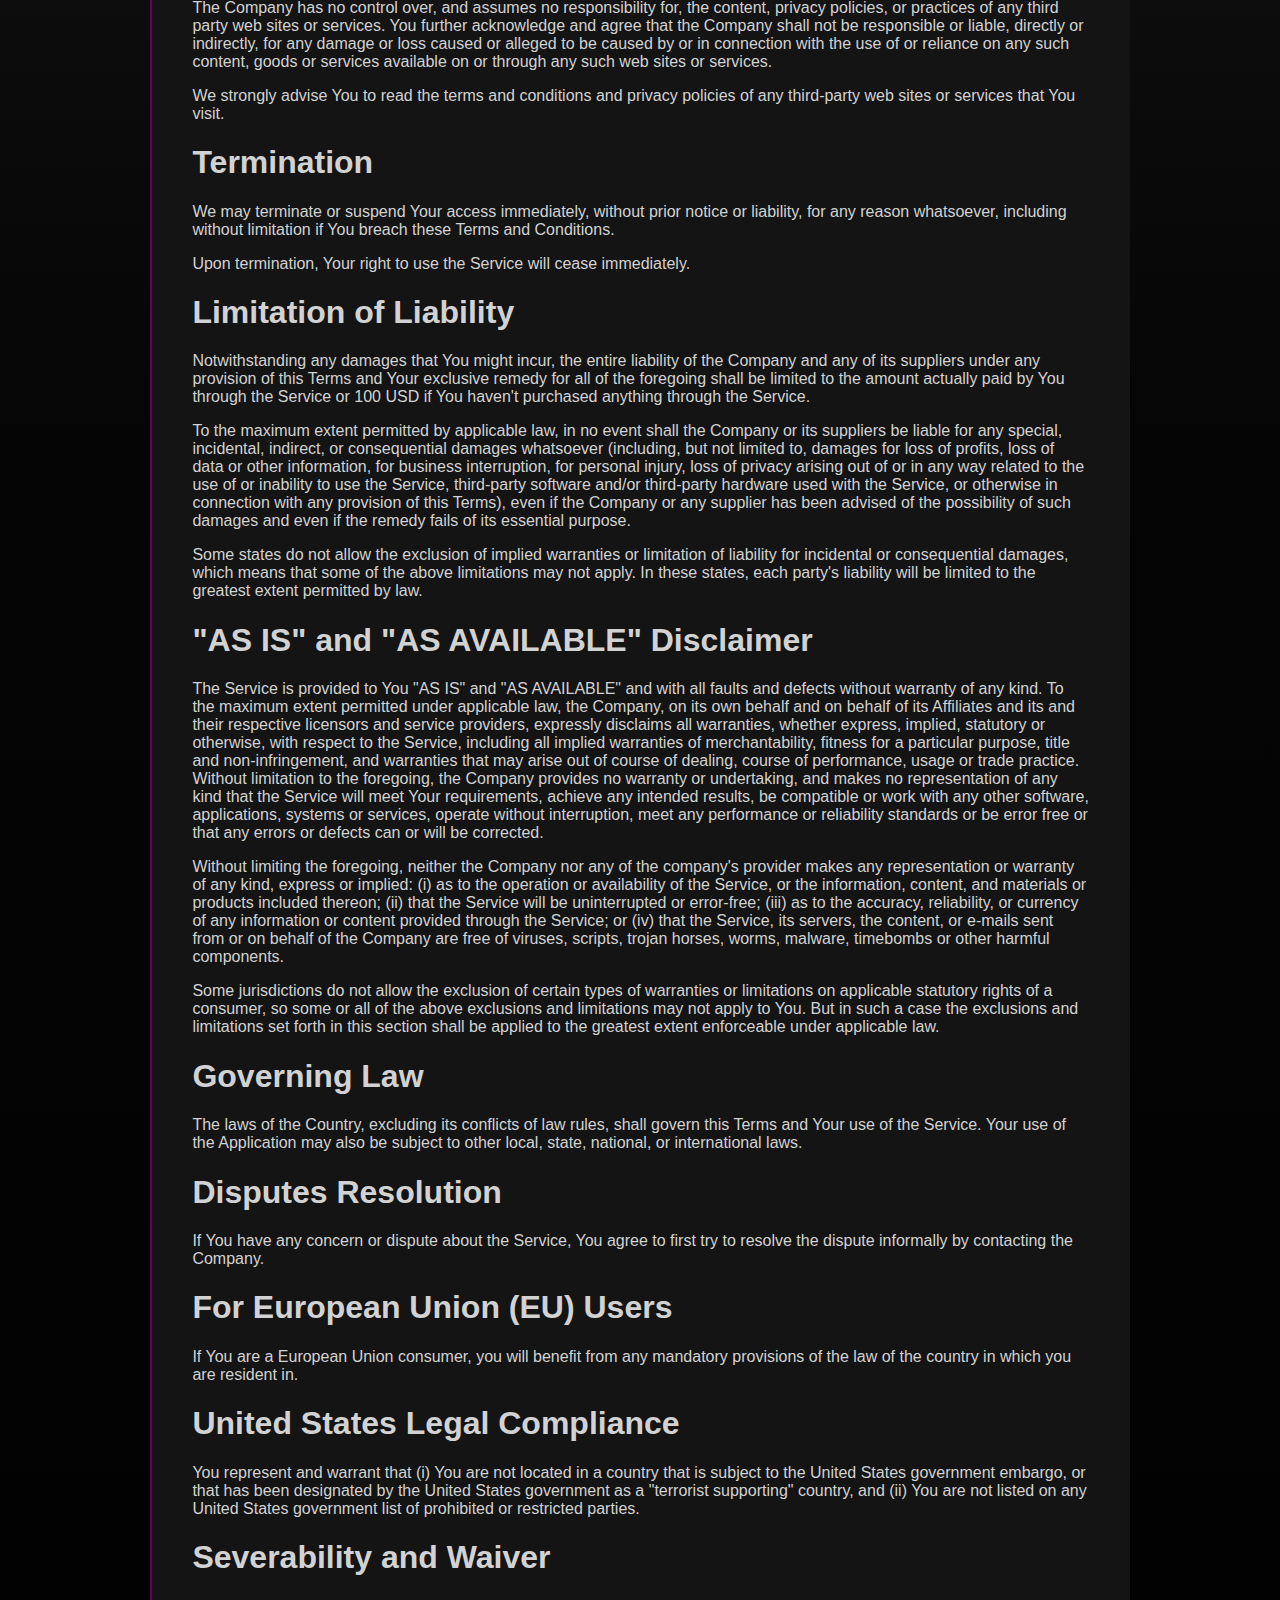
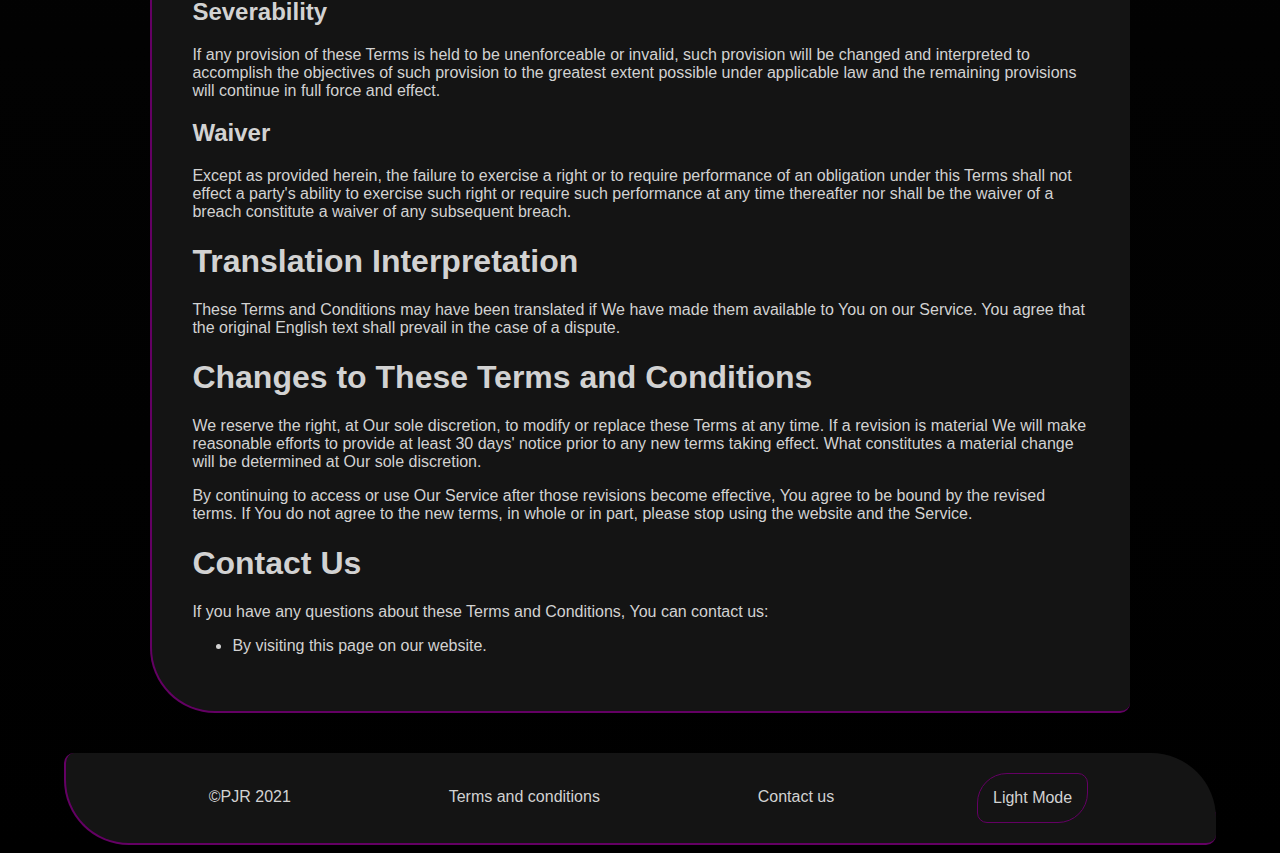
<file: TermsAndConditions.html>
<!DOCTYPE html>
<html>
    <head>
        <title>Terms and conditions</title>
        <meta charset="UTF-8">
        <meta http-equiv="Cache-control" content="no-cache">

        <link rel="icon" href="Images/ForHonorIcon.png">

        <link rel="stylesheet" href="styles.css">
        <link rel="stylesheet" href="colors.css" id="DarkMode">
        <link rel="stylesheet" href="colorsLight.css" id="LightMode" media="none">

        <script type="text/javascript" src="Script.js"></script>
    </head>
    <body>
        <h1 class="MainHeader">
            <a href="index.html">
                <img src="Images/ForHonorLogoHDActualPNG.png",
                alt="For Honor", class="MainHeader">
             </a>
        </h1>

        <nav>
        <ul class="NavBar">
            <li class="NavItem"><a href="index.html", class="NavLink">Home</a></li>
            <li class="NavItem"><a href="CharactersV2.html", class="NavLink">Characters</a></li>
            <li class="NavItem"><a href="Gamemodes.html", class="NavLink">Game modes</a></li>
            <li class="NavItem"><a href="SteamReviews.html", class="NavLink">Steam reviews</a></li>
            <li class="NavItem"><a href="form.html", class="NavLink">Opinion</a></li>
        </ul>
        </nav>

        <div class="StandardDiv">
            <div class="StandardText">
                <h1>Terms and Conditions</h1>
                    <p>Last updated: October 07, 2021</p>
                    <p>Please read these terms and conditions carefully before using Our Service.</p>
                    <h1>Interpretation and Definitions</h1>
                        <h2>Interpretation</h2>
                            <p>The words of which the initial letter is capitalized have meanings defined under the following conditions. The following definitions shall have the same meaning regardless of whether they appear in singular or in plural.</p>
                         <h2>Definitions</h2>
                <p>For the purposes of these Terms and Conditions:</p>
        <ul class="StandardText">
            <li>
                <p><strong>Affiliate</strong> means an entity that controls, is controlled by or is under common control with a party, where &quot;control&quot; means ownership of 50% or more of the shares, equity interest or other securities entitled to vote for election of directors or other managing authority.</p>
            </li>
            <li>
                <p><strong>Country</strong> refers to:  Netherlands</p>
            </li>
            <li>
                <p><strong>Company</strong> (referred to as either &quot;the Company&quot;, &quot;We&quot;, &quot;Us&quot; or &quot;Our&quot; in this Agreement) refers to For Honor guide.</p>
            </li>
            <li>
                <p><strong>Device</strong> means any device that can access the Service such as a computer, a cellphone or a digital tablet.</p>
            </li>
            <li>
                <p><strong>Service</strong> refers to the Website.</p>
            </li>
            <li>
                <p><strong>Terms and Conditions</strong> (also referred as &quot;Terms&quot;) mean these Terms and Conditions that form the entire agreement between You and the Company regarding the use of the Service.</p>
            </li>
            <li>
                <p><strong>Third-party Social Media Service</strong> means any services or content (including data, information, products or services) provided by a third-party that may be displayed, included or made available by the Service.</p>
            </li>
            <li>
                <p><strong>Website</strong> refers to our website, accessible from <a href="index.html" rel="external nofollow noopener" target="_blank">here</a></p>
            </li>
            <li>
                <p><strong>You</strong> means the individual accessing or using the Service, or the company, or other legal entity on behalf of which such individual is accessing or using the Service, as applicable.</p>
            </li>
        </ul>
        <h1>Acknowledgment</h1>
        <p>These are the Terms and Conditions governing the use of this Service and the agreement that operates between You and the Company. These Terms and Conditions set out the rights and obligations of all users regarding the use of the Service.</p>
        <p>Your access to and use of the Service is conditioned on Your acceptance of and compliance with these Terms and Conditions. These Terms and Conditions apply to all visitors, users and others who access or use the Service.</p>
        <p>By accessing or using the Service You agree to be bound by these Terms and Conditions. If You disagree with any part of these Terms and Conditions then You may not access the Service.</p>
        <p>You represent that you are over the age of 18. The Company does not permit those under 18 to use the Service.</p>
        <p>Your access to and use of the Service is also conditioned on Your acceptance of and compliance with the Privacy Policy of the Company. Our Privacy Policy describes Our policies and procedures on the collection, use and disclosure of Your personal information when You use the Application or the Website and tells You about Your privacy rights and how the law protects You. Please read Our Privacy Policy carefully before using Our Service.</p>
        <h1>Links to Other Websites</h1>
        <p>Our Service may contain links to third-party web sites or services that are not owned or controlled by the Company.</p>
        <p>The Company has no control over, and assumes no responsibility for, the content, privacy policies, or practices of any third party web sites or services. You further acknowledge and agree that the Company shall not be responsible or liable, directly or indirectly, for any damage or loss caused or alleged to be caused by or in connection with the use of or reliance on any such content, goods or services available on or through any such web sites or services.</p>
        <p>We strongly advise You to read the terms and conditions and privacy policies of any third-party web sites or services that You visit.</p>
        <h1>Termination</h1>
        <p>We may terminate or suspend Your access immediately, without prior notice or liability, for any reason whatsoever, including without limitation if You breach these Terms and Conditions.</p>
        <p>Upon termination, Your right to use the Service will cease immediately.</p>
        <h1>Limitation of Liability</h1>
        <p>Notwithstanding any damages that You might incur, the entire liability of the Company and any of its suppliers under any provision of this Terms and Your exclusive remedy for all of the foregoing shall be limited to the amount actually paid by You through the Service or 100 USD if You haven't purchased anything through the Service.</p>
        <p>To the maximum extent permitted by applicable law, in no event shall the Company or its suppliers be liable for any special, incidental, indirect, or consequential damages whatsoever (including, but not limited to, damages for loss of profits, loss of data or other information, for business interruption, for personal injury, loss of privacy arising out of or in any way related to the use of or inability to use the Service, third-party software and/or third-party hardware used with the Service, or otherwise in connection with any provision of this Terms), even if the Company or any supplier has been advised of the possibility of such damages and even if the remedy fails of its essential purpose.</p>
        <p>Some states do not allow the exclusion of implied warranties or limitation of liability for incidental or consequential damages, which means that some of the above limitations may not apply. In these states, each party's liability will be limited to the greatest extent permitted by law.</p>
        <h1>&quot;AS IS&quot; and &quot;AS AVAILABLE&quot; Disclaimer</h1>
        <p>The Service is provided to You &quot;AS IS&quot; and &quot;AS AVAILABLE&quot; and with all faults and defects without warranty of any kind. To the maximum extent permitted under applicable law, the Company, on its own behalf and on behalf of its Affiliates and its and their respective licensors and service providers, expressly disclaims all warranties, whether express, implied, statutory or otherwise, with respect to the Service, including all implied warranties of merchantability, fitness for a particular purpose, title and non-infringement, and warranties that may arise out of course of dealing, course of performance, usage or trade practice. Without limitation to the foregoing, the Company provides no warranty or undertaking, and makes no representation of any kind that the Service will meet Your requirements, achieve any intended results, be compatible or work with any other software, applications, systems or services, operate without interruption, meet any performance or reliability standards or be error free or that any errors or defects can or will be corrected.</p>
        <p>Without limiting the foregoing, neither the Company nor any of the company's provider makes any representation or warranty of any kind, express or implied: (i) as to the operation or availability of the Service, or the information, content, and materials or products included thereon; (ii) that the Service will be uninterrupted or error-free; (iii) as to the accuracy, reliability, or currency of any information or content provided through the Service; or (iv) that the Service, its servers, the content, or e-mails sent from or on behalf of the Company are free of viruses, scripts, trojan horses, worms, malware, timebombs or other harmful components.</p>
        <p>Some jurisdictions do not allow the exclusion of certain types of warranties or limitations on applicable statutory rights of a consumer, so some or all of the above exclusions and limitations may not apply to You. But in such a case the exclusions and limitations set forth in this section shall be applied to the greatest extent enforceable under applicable law.</p>
        <h1>Governing Law</h1>
        <p>The laws of the Country, excluding its conflicts of law rules, shall govern this Terms and Your use of the Service. Your use of the Application may also be subject to other local, state, national, or international laws.</p>
        <h1>Disputes Resolution</h1>
        <p>If You have any concern or dispute about the Service, You agree to first try to resolve the dispute informally by contacting the Company.</p>
        <h1>For European Union (EU) Users</h1>
        <p>If You are a European Union consumer, you will benefit from any mandatory provisions of the law of the country in which you are resident in.</p>
        <h1>United States Legal Compliance</h1>
        <p>You represent and warrant that (i) You are not located in a country that is subject to the United States government embargo, or that has been designated by the United States government as a &quot;terrorist supporting&quot; country, and (ii) You are not listed on any United States government list of prohibited or restricted parties.</p>
        <h1>Severability and Waiver</h1>
        <h2>Severability</h2>
        <p>If any provision of these Terms is held to be unenforceable or invalid, such provision will be changed and interpreted to accomplish the objectives of such provision to the greatest extent possible under applicable law and the remaining provisions will continue in full force and effect.</p>
        <h2>Waiver</h2>
        <p>Except as provided herein, the failure to exercise a right or to require performance of an obligation under this Terms shall not effect a party's ability to exercise such right or require such performance at any time thereafter nor shall be the waiver of a breach constitute a waiver of any subsequent breach.</p>
        <h1>Translation Interpretation</h1>
        <p>These Terms and Conditions may have been translated if We have made them available to You on our Service.
You agree that the original English text shall prevail in the case of a dispute.</p>
        <h1>Changes to These Terms and Conditions</h1>
        <p>We reserve the right, at Our sole discretion, to modify or replace these Terms at any time. If a revision is material We will make reasonable efforts to provide at least 30 days' notice prior to any new terms taking effect. What constitutes a material change will be determined at Our sole discretion.</p>
        <p>By continuing to access or use Our Service after those revisions become effective, You agree to be bound by the revised terms. If You do not agree to the new terms, in whole or in part, please stop using the website and the Service.</p>
        <h1>Contact Us</h1>
        <p>If you have any questions about these Terms and Conditions, You can contact us:</p>
            <ul>
                <li>By visiting this page on our <a href="contact.html" rel="external nofollow noopener" target="_blank">website</a>.</li>
            </ul>
        </div>
        </div>

    </body>
    <footer class="FooterDiv">
        <a class="FooterText" href="index.html">&#169;PJR 2021</a>
        <a class="FooterText" href="TermsAndConditions.html">Terms and conditions</a>
        <a class="FooterText" href="contact.html">Contact us</a>
        <button onclick="switchColors()" class="FooterText SwitchButton"><span id="FooterButtonID">Light Mode</span></button>
    </footer>
</html>
</file>
<file: styles.css>
html {
    width: 100%;
    min-height: 947px;
}

body {
    width: 90%;
    min-height: 100%;
    margin-left: auto;
    margin-right: auto;
}

/*Misc*/

.StandardText{
    font-family: Arial, Helvetica, sans-serif;
    text-decoration: none;
    color: var(--TextColor);

    float: left;
    width: 100%;
}

.StandardDiv {
    border-radius: 10px 65px;
    border: none;
    
    list-style-type: none;
    padding: 40px;
    margin: auto;
    margin-top: 40px;
    margin-bottom: 40px;

    text-align: centre;
    display: table;
    width: 85%;
}

/* Footer */

.FooterText {
    font-family: Arial, Helvetica, sans-serif;
    text-decoration: none!important;
    color: var(--TextColor);
    background-color: none;
    margin: 10px;
    transition: margin 0.7s ease, background-color 0.3s ease;

    border-radius: 10px 30px;
    border: none;
    padding: 15px;
}

.FooterDiv {
    border-radius: 10px 65px;
    border: none;
    border-left: 2px solid var(--MainColor);
    border-bottom: 2px solid var(--MainColor);
    
    padding: 10px;
    background-color: var(--4thcolor);
    text-align: center;
    display: flex;
    width: 100%;
    justify-content: space-evenly;
}

.FooterText:hover {
    margin: 10px 30px;
}

/*header*/

.MainHeader {
    font-family: Arial, Helvetica, sans-serif;
    text-align: center;
    height: 150px;
}

/*Links*/

 a:link {
    color: var(--TextColor);
    text-decoration: none;
  }
  
  a:visited {
    color: var(--TextColor);
    text-decoration: none;
  }
  
  a:hover {
    color: var(--TextColor);
    text-decoration: none;
  }
  
  a:active {
    color: var(--TextColor);
    text-decoration: none;
  } 


/*Navigation bar*/

.NavBar {
    font-family: Arial, Helvetica, sans-serif;
    list-style-type: none;
    overflow: hidden;
    margin: 0;
    padding: 0;

    display: flex;
    justify-content: space-evenly;

    background-color: var(--SecondayColor);
    
    border-radius: 10px 30px;
    border: none;
    border-left: 2px solid var(--MainColor);
    border-bottom: 2px solid var(--MainColor);
    height: fit-content;
}

.NavItem {
    transition: margin 1s ease;

    display: inline-block;
    color: var(--TextColor);
    text-align: center;

    border-radius: 10px 30px;
    border: none;
    
    color: var(--TextColor);
    text-decoration: none;
    margin: 15px;
}

.NavItem:hover {
    margin: 15px 50px;
}

.NavLink {
    

    padding: 10px 45px;
    margin: 15px;
    width: 100%;

    border-radius: 10px 65px;
    border: none;
    overflow: visible;
}

/*Responsive gallery*/

.GalleryDiv {
    font-family: Arial, Helvetica, sans-serif;
    list-style-type: none;
    overflow: visible;
    margin: auto;
    margin-bottom: 40px;
    padding: 0;
    width: 85%;

    display: flex;
    justify-content: space-evenly;

    border-radius: 10px 100px;
    border: none;
}

.responsive:hover {
    transform: rotate(-5deg);
    width: 30%;
}

.responsive {
    padding: 0 6px;
    margin: 2%;
    float: left;
    width: 26%;
    transition: transform 1.3s ease, width 1s ease;
  }

div.gallery {
    border-radius: 10px 100px;
  }
  
div.gallery img {
    width: 100%;
    height: 100%;

    border-radius: 10px 100px;
    
    overflow: hidden;
}
  
div.desc {
    padding: 20px;
    padding-top: 10px;
    text-align: center;
    font-family: Arial, Helvetica, sans-serif;
    text-decoration: none;  
}
  
* {
    box-sizing: border-box;
}

/*CharactersV2 page */

#CharacterDiv2IGuess {
    display: flex;
    justify-content: center;
    overflow-wrap: scroll;
}

#KnightsDivText, #VikingsDivText, #SamuraiDivText, #WuLinDivText{
    display: none;
    overflow: hidden;
}

.CV2DivText {
    font-family: Arial, Helvetica, sans-serif;
    text-decoration: none;
    color: var(--TextColor);
} 

#CV2DivTextDiv {
    overflow: scroll;
    height: 102px;

    transition: height 0.2s ease!important;
    overflow: hidden;
}


#KnightsDivImage,  #VikingsDivImage, #SamuraiDivImage, #WuLinDivImage{
    transition: all 0.3s ease;
}

/* Gamemodes Page */

.GamemodesDiv {
    display: flex;
    justify-content: center;
    width: 85%;

    margin: auto;
    margin-bottom: 40px;

    border-radius: 10px 65px;
}

.GamemodesDivInner {
    margin: 0px 20px;
    width: 19%;

    transition: transform 0.6s ease;
}

.GamemodesDivInner:hover {
    transform: scale(105%);
}

.GamemodesH {
    padding: 50px 10px;
    margin: 0px;

    white-space: nowrap;
}

.GamemodesT {
    padding: 15px 10px;
    margin-top: 0px;
}

/*Steam reviews*/

.SteamReviewsImage {
    width: 50%;
    overflow: hidden;
    display: block;
    margin-left: auto;
    margin-right: auto;
    margin-bottom: 15px;
}

.SteamIFrame {
    display: block;
    margin-left: auto;
    margin-right: auto;
    width: 99%;
    height: 700px;
}

/*Form*/

.FormRow {
    font-family: Arial, Helvetica, sans-serif;
    text-align: left;
    display: block;
    padding: 40px;

    border-radius: 10px 65px;
    border: none;

    outline: none;
}

/*Form inputs*/

.FormRow input[type="text"]{
    padding: 7px;
    margin: 10px;

    border-radius: 10px;
    border: none;
}

.FormRow input[type="email"] {
    padding: 7px;
    margin: 10px;

    border-radius: 10px;
    border: none;
}

.FormRow select {
    padding: 7px;
    margin: 30px;

    border-radius: 15px;
    border: none;
}

.FormRow textarea {
    padding: 7px;
    margin: 10px;
    resize: none;
    width: 85%;
    min-height: 150px;

    border-radius: 10px;
    border: none;
}

.TextAreaInstructions {
    font-size: 70%;
    margin-left: 10px;
}

#TextAreaWhyText {
    margin-right: 13%;
}

.FormRow button {
    padding: 7px;
    margin: 10px;

    border-radius: 10px;
    border: none;
}

.SubmitButton {
    padding: 7px;
    padding-left: 0px;
    margin: 10px;
}

.ConfirmButton {
    padding: 7px;
    margin: 10px;
    margin-top: 10px;
    border-radius: 10px;
    border: none;
}

#WhyWontThisThingListenToMeJustHaveTheCorrectF_ckingMarginThankYou {
    margin-left: 10px;
}

/* Color switcher */ 

.SwitchButton {
    font-size: 16px;
}
</file>
<file: colors.css>
/*css*/

:root {
    --MainColor: rgb(100, 0, 100);
    --MainColorExtra: rgb(50, 0, 50);
    --SecondayColor: rgb(40, 40, 40);
    --TersiaryColor: rgb(5, 5, 5);
    --4thcolor: rgb(20, 20, 20);
    --TextColor: rgb(210, 210, 210);
    --FullColor: rgb(0,0,0);
    --OpositeFullColor: rgb(255,255,255);
}

.FooterText:hover {
    background-color: var(--FullColor);
}

.MainHeader {
    filter: drop-shadow(0px 0px 10px var(--FullColor));
    transition: filter 0.3s ease;
}

.MainHeader:hover {
    filter: drop-shadow(0px 0px 25px var(--FullColor));
}

.NavLink {
    transition: background-color 0.3s;
    background-color: var(--SecondayColor);
}

.NavLink:hover {
    background-color: var(--FullColor);
}

#Active {
    background-image: linear-gradient(to right, var(--MainColor), var(--MainColorExtra));
}

body {
    background-color: var(--TersiaryColor);
    background-image: linear-gradient( var(--SecondayColor), var(--TersiaryColor), var(--FullColor));
    color: var(--TextColor);
}

.GalleryDiv {
    background-color: var(--4thcolor);

    border-left: 2px solid var(--MainColor);
    border-bottom: 2px solid var(--MainColor);
}

div.gallery{
    background-color: var(--TersiaryColor);

    border: 2px solid var(--SecondayColor);
    }

    div.gallery.img {
        border: 2px solid var(--SecondayColor);
    }

div.desc {
    color: var(--TextColor);
}

.CharacterDiv {
    filter: none;
    transition: filter 1s ease;
}

.CharacterDiv:hover {
    filter: drop-shadow(0px 0px 10px var(--OppositeFullColor));
}

.FormTag {
    background-color: var(--4thcolor);
}

.FormRow {
    border: 2px solid var(--MainColor);
}

.FormRow input[type="text"]{
    background-color: var(--SecondayColor);
    color: var(--TextColor);
    border: 2px solid var(--MainColor);
}

.FormRow input[type="email"] {
    background-color: var(--SecondayColor);
    color: var(--TextColor);
    border: 2px solid var(--MainColor);
}

.FormRow select {
    background-color: var(--SecondayColor);
    color: var(--TextColor);
    border: 2px solid var(--MainColor);
}

.FormRow textarea {
    background-color: var(--SecondayColor);
    color: var(--TextColor);
    border: 2px solid var(--MainColor);
}

.TextAreaInstructions {
    color: var(--SecondayColor);
}

.FormRow button {
    background-color: var(--SecondayColor);
    color: var(--TextColor);
    border: 2px solid var(--MainColor);
}

.SubmitButton {
    background-color: var(--SecondayColor);
    color: var(--TextColor);
    border: 1px solid var(--FullColor);
}

.SubmitButton:hover {
    background-color: var(--FullColor);
}

.ConfirmButton {
    background-color: var(--SecondayColor);
    color: var(--TextColor);
    border: 2px solid var(--MainColor);
}

.StandardText{
    color: var(--TextColor);
}

.StandardDiv {
    border-left: 2px solid var(--MainColor);
    border-bottom: 2px solid var(--MainColor);
    background-color: var(--4thcolor);
}

.SwitchButton {
    background-color: inherit;
}

.SwitchButton:hover {
    background-color: var(--FullColor);
}

#KnightsDivImage:hover {
    filter: drop-shadow(0px 0px 15px var(--FullColor));
}

#VikingsDivImage:hover {
    filter: drop-shadow(0px 0px 15px var(--FullColor));
}

#SamuraiDivImage:hover {
    filter: drop-shadow(0px 0px 15px var(--FullColor));
}

#WuLinDivImage:hover {
    filter: drop-shadow(0px 0px 15px var(--FullColor));
}

.SwitchButton {
    border: 1px solid var(--MainColor);
    border-radius: 30px 10px;
}
</file>
<file: colorsLight.css>
/*css*/

:root {
    --MainColor: rgb(135, 206, 235);
    --MainColorExtra: rgb(203, 226, 235);
    --SecondayColor: rgb(255,255,255);
    --TersiaryColor: rgb(220,220,220);
    --4thcolor: rgb(255,255,255);
    --TextColor: rgb(45,45,45);
    --FullColor: rgb(150,150,150);
    --OpositeFullColor: rgb(0,0,0);
}

.FooterText:hover {
    background-color: var(--FullColor);
}

.MainHeader {
    filter: drop-shadow(0px 0px 10px var(--TextColor));
    transition: filter 0.3s ease;
}

.MainHeader:hover {
    filter: drop-shadow(0px 0px 25px var(--TextColor));
}

.NavLink {
    transition: background-color 0.3s;
    background-color: var(--SecondayColor);
}

.NavLink:hover {
    background-color: var(--FullColor);
}

#Active {
    background-image: linear-gradient(to right, var(--MainColor), var(--MainColorExtra));
}

body {
    background-color: var(--TersiaryColor);
    background-image: linear-gradient( var(--SecondayColor), var(--TersiaryColor), var(--FullColor));
    color: var(--TextColor);
}

.GalleryDiv {
    background-color: var(--4thcolor);

    border-left: 2px solid var(--MainColor);
    border-bottom: 2px solid var(--MainColor);
}

div.gallery{
    background-color: var(--TersiaryColor);

    border: 2px solid var(--SecondayColor);
    }

    div.gallery.img {
        border: 2px solid var(--SecondayColor);
    }

div.desc {
    color: var(--TextColor);
}

.CharacterDiv {
    filter: none;
    transition: filter 1s ease;
}

.CharacterDiv:hover {
    filter: drop-shadow(0px 0px 10px var(--OppositeFullColor));
}

.FormTag {
    background-color: var(--4thcolor);
}

.FormRow {
    border: 2px solid var(--MainColor);
}

.FormRow input[type="text"]{
    background-color: var(--SecondayColor);
    color: var(--TextColor);
    border: 2px solid var(--MainColor);
}

.FormRow input[type="email"] {
    background-color: var(--SecondayColor);
    color: var(--TextColor);
    border: 2px solid var(--MainColor);
}

.FormRow select {
    background-color: var(--SecondayColor);
    color: var(--TextColor);
    border: 2px solid var(--MainColor);
}

.FormRow textarea {
    background-color: var(--SecondayColor);
    color: var(--TextColor);
    border: 2px solid var(--MainColor);
}

.TextAreaInstructions {
    color: var(--SecondayColor);
}

.FormRow button {
    background-color: var(--SecondayColor);
    color: var(--TextColor);
    border: 2px solid var(--MainColor);
}

.SubmitButton {
    background-color: var(--SecondayColor);
    color: var(--TextColor);
    border: 1px solid var(--FullColor);
}

.SubmitButton:hover {
    background-color: var(--FullColor);
}

.ConfirmButton {
    background-color: var(--SecondayColor);
    color: var(--TextColor);
    border: 2px solid var(--MainColor);
}

.StandardText{
    color: var(--TextColor);
}

.StandardDiv {
    border-left: 2px solid var(--MainColor);
    border-bottom: 2px solid var(--MainColor);
    background-color: var(--4thcolor);
}

.SwitchButton {
    background-color: inherit;
}

.SwitchButton:hover {
    background-color: var(--FullColor);
}

#KnightsDivImage:hover {
    filter: drop-shadow(0px 0px 15px var(--FullColor));
}

#VikingsDivImage:hover {
    filter: drop-shadow(0px 0px 15px var(--FullColor));
}

#SamuraiDivImage:hover {
    filter: drop-shadow(0px 0px 15px var(--FullColor));
}

#WuLinDivImage:hover {
    filter: drop-shadow(0px 0px 15px var(--FullColor));
}

.SwitchButton {
    border: 1px solid var(--MainColor);
    border-radius: 30px 10px;
}
</file>
